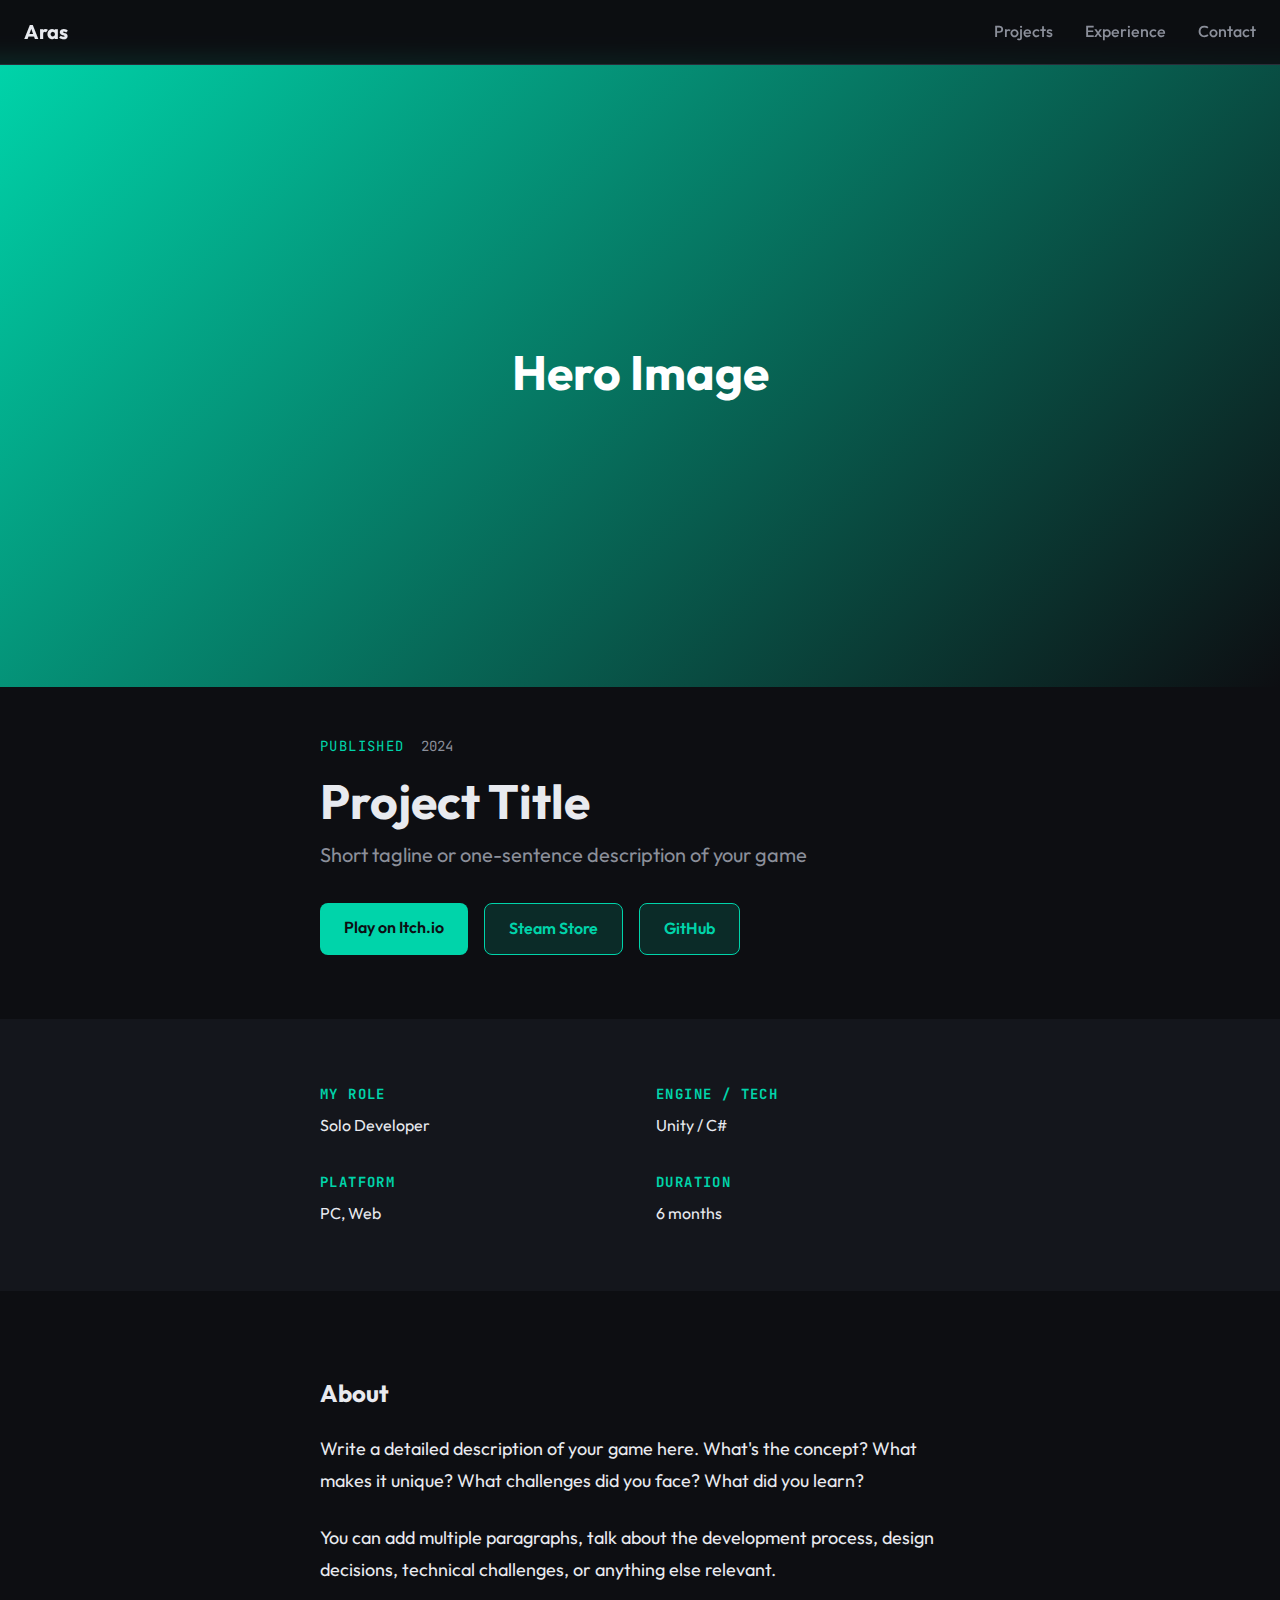
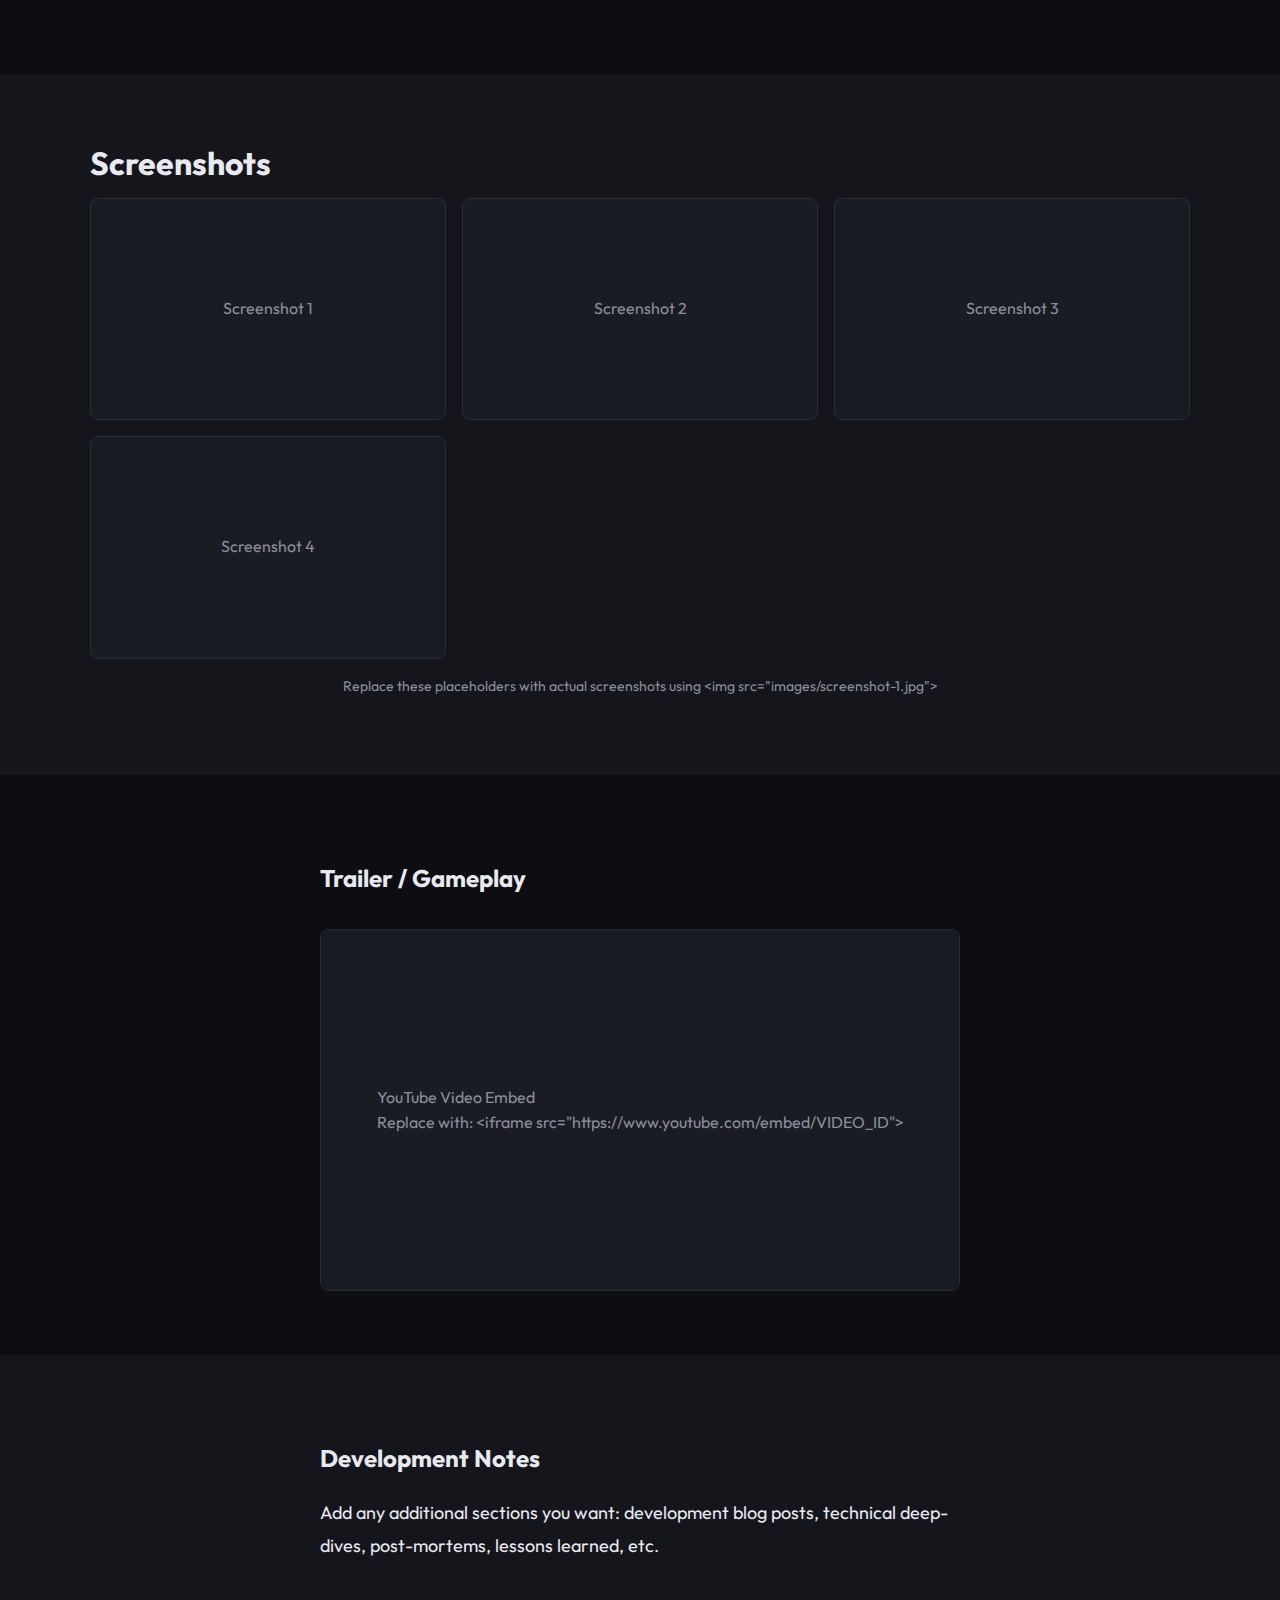
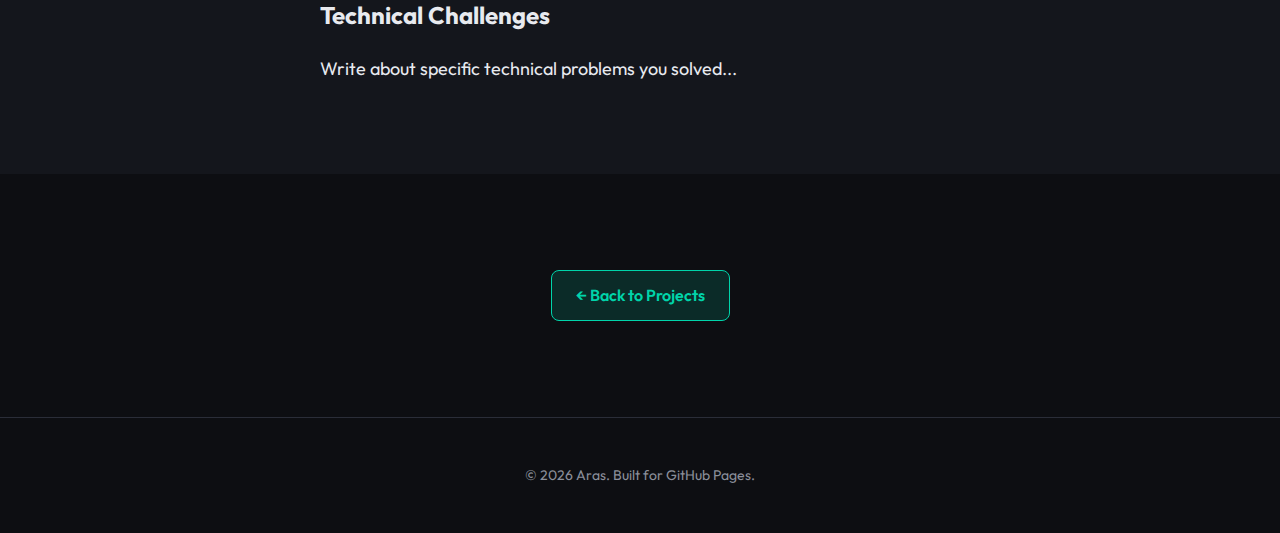
<file: project-1.html>
<!DOCTYPE html>
<html lang="en">
<head>
  <meta charset="UTF-8">
  <meta name="viewport" content="width=device-width, initial-scale=1.0">
  <title>Project Title — Aras</title>
  <meta name="description" content="Project description">
  <link rel="stylesheet" href="css/style.css">
  <link rel="preconnect" href="https://fonts.googleapis.com">
  <link rel="preconnect" href="https://fonts.gstatic.com" crossorigin>
  <link href="https://fonts.googleapis.com/css2?family=JetBrains+Mono:wght@400;600&family=Outfit:wght@400;500;600;700&display=swap" rel="stylesheet">
</head>
<body>
  <header class="header">
    <nav class="nav" aria-label="Main">
      <a href="index.html" class="nav-logo">Aras</a>
      <ul class="nav-links">
        <li><a href="index.html#projects">Projects</a></li>
        <li><a href="index.html#experience">Experience</a></li>
        <li><a href="index.html#contact">Contact</a></li>
      </ul>
      <button class="nav-toggle" aria-label="Toggle menu" aria-expanded="false">
        <span></span><span></span><span></span>
      </button>
    </nav>
  </header>

  <main>
    <!-- Hero Image/Video -->
    <section class="project-hero">
      <div class="project-hero-media">
        <!-- Option 1: Image -->
        <div style="width: 100%; height: 70vh; background: linear-gradient(135deg, #00d4aa 0%, #0d0e12 100%); display: flex; align-items: center; justify-content: center; color: white; font-size: 3rem; font-weight: 700;">Hero Image</div>
        
        <!-- Option 2: Video (uncomment and use instead of image) -->
        <!-- <video class="project-hero-video" autoplay muted loop playsinline>
          <source src="videos/project-trailer.mp4" type="video/mp4">
        </video> -->
        
        <!-- Option 3: YouTube embed (uncomment and use) -->
        <!-- <div class="project-hero-video-embed">
          <iframe src="https://www.youtube.com/embed/VIDEO_ID" frameborder="0" allow="accelerometer; autoplay; clipboard-write; encrypted-media; gyroscope; picture-in-picture" allowfullscreen></iframe>
        </div> -->
      </div>
    </section>

    <!-- Project Header -->
    <section class="section project-header">
      <div class="container container-narrow">
        <div class="project-meta">
          <span class="project-tag">Published</span>
          <span class="project-year">2024</span>
        </div>
        <h1 class="project-title">Project Title</h1>
        <p class="project-subtitle">Short tagline or one-sentence description of your game</p>
        <div class="project-links-header">
          <a href="#" target="_blank" rel="noopener" class="btn btn-primary">Play on Itch.io</a>
          <a href="#" target="_blank" rel="noopener" class="btn btn-ghost">Steam Store</a>
          <a href="#" target="_blank" rel="noopener" class="btn btn-ghost">GitHub</a>
        </div>
      </div>
    </section>

    <!-- Project Info -->
    <section class="section section-alt">
      <div class="container container-narrow">
        <div class="project-info-grid">
          <div>
            <h3>My Role</h3>
            <p>Solo Developer</p>
          </div>
          <div>
            <h3>Engine / Tech</h3>
            <p>Unity / C#</p>
          </div>
          <div>
            <h3>Platform</h3>
            <p>PC, Web</p>
          </div>
          <div>
            <h3>Duration</h3>
            <p>6 months</p>
          </div>
        </div>
      </div>
    </section>

    <!-- Project Description -->
    <section class="section">
      <div class="container container-narrow">
        <h2>About</h2>
        <div class="project-content">
          <p>
            Write a detailed description of your game here. What's the concept? 
            What makes it unique? What challenges did you face? What did you learn?
          </p>
          <p>
            You can add multiple paragraphs, talk about the development process,
            design decisions, technical challenges, or anything else relevant.
          </p>
        </div>
      </div>
    </section>

    <!-- Screenshots/Gallery -->
    <section class="section section-alt">
      <div class="container">
        <h2 class="section-title">Screenshots</h2>
        <div class="project-gallery">
          <div style="aspect-ratio: 16/10; background: var(--surface); border: 1px solid var(--border); border-radius: 8px; display: flex; align-items: center; justify-content: center; color: var(--text-muted);">Screenshot 1</div>
          <div style="aspect-ratio: 16/10; background: var(--surface); border: 1px solid var(--border); border-radius: 8px; display: flex; align-items: center; justify-content: center; color: var(--text-muted);">Screenshot 2</div>
          <div style="aspect-ratio: 16/10; background: var(--surface); border: 1px solid var(--border); border-radius: 8px; display: flex; align-items: center; justify-content: center; color: var(--text-muted);">Screenshot 3</div>
          <div style="aspect-ratio: 16/10; background: var(--surface); border: 1px solid var(--border); border-radius: 8px; display: flex; align-items: center; justify-content: center; color: var(--text-muted);">Screenshot 4</div>
        </div>
        <p style="text-align: center; margin-top: 1rem; color: var(--text-muted); font-size: 0.875rem;">
          Replace these placeholders with actual screenshots using &lt;img src="images/screenshot-1.jpg"&gt;
        </p>
      </div>
    </section>

    <!-- Video Section -->
    <section class="section">
      <div class="container container-narrow">
        <h2>Trailer / Gameplay</h2>
        <div class="project-video">
          <!-- Option 1: YouTube embed -->
          <div class="project-video-embed">
            <div style="position: absolute; top: 0; left: 0; width: 100%; height: 100%; display: flex; align-items: center; justify-content: center; background: var(--surface); color: var(--text-muted); border-radius: 8px;">
              YouTube Video Embed<br>
              Replace with: &lt;iframe src="https://www.youtube.com/embed/VIDEO_ID"&gt;
            </div>
          </div>
          
          <!-- Option 2: Self-hosted video (uncomment and use) -->
          <!-- <video class="project-video-player" controls>
            <source src="videos/gameplay.mp4" type="video/mp4">
          </video> -->
        </div>
      </div>
    </section>

    <!-- Additional Content -->
    <section class="section section-alt">
      <div class="container container-narrow">
        <h2>Development Notes</h2>
        <div class="project-content">
          <p>
            Add any additional sections you want: development blog posts, 
            technical deep-dives, post-mortems, lessons learned, etc.
          </p>
          <h3>Technical Challenges</h3>
          <p>Write about specific technical problems you solved...</p>
        </div>
      </div>
    </section>

    <!-- Back to Projects -->
    <section class="section">
      <div class="container container-narrow">
        <div class="project-back">
          <a href="index.html#projects" class="btn btn-ghost">← Back to Projects</a>
        </div>
      </div>
    </section>
  </main>

  <footer class="footer">
    <p>© <span id="year"></span> Aras. Built for GitHub Pages.</p>
  </footer>

  <script src="js/main.js"></script>
</body>
</html>
</file>
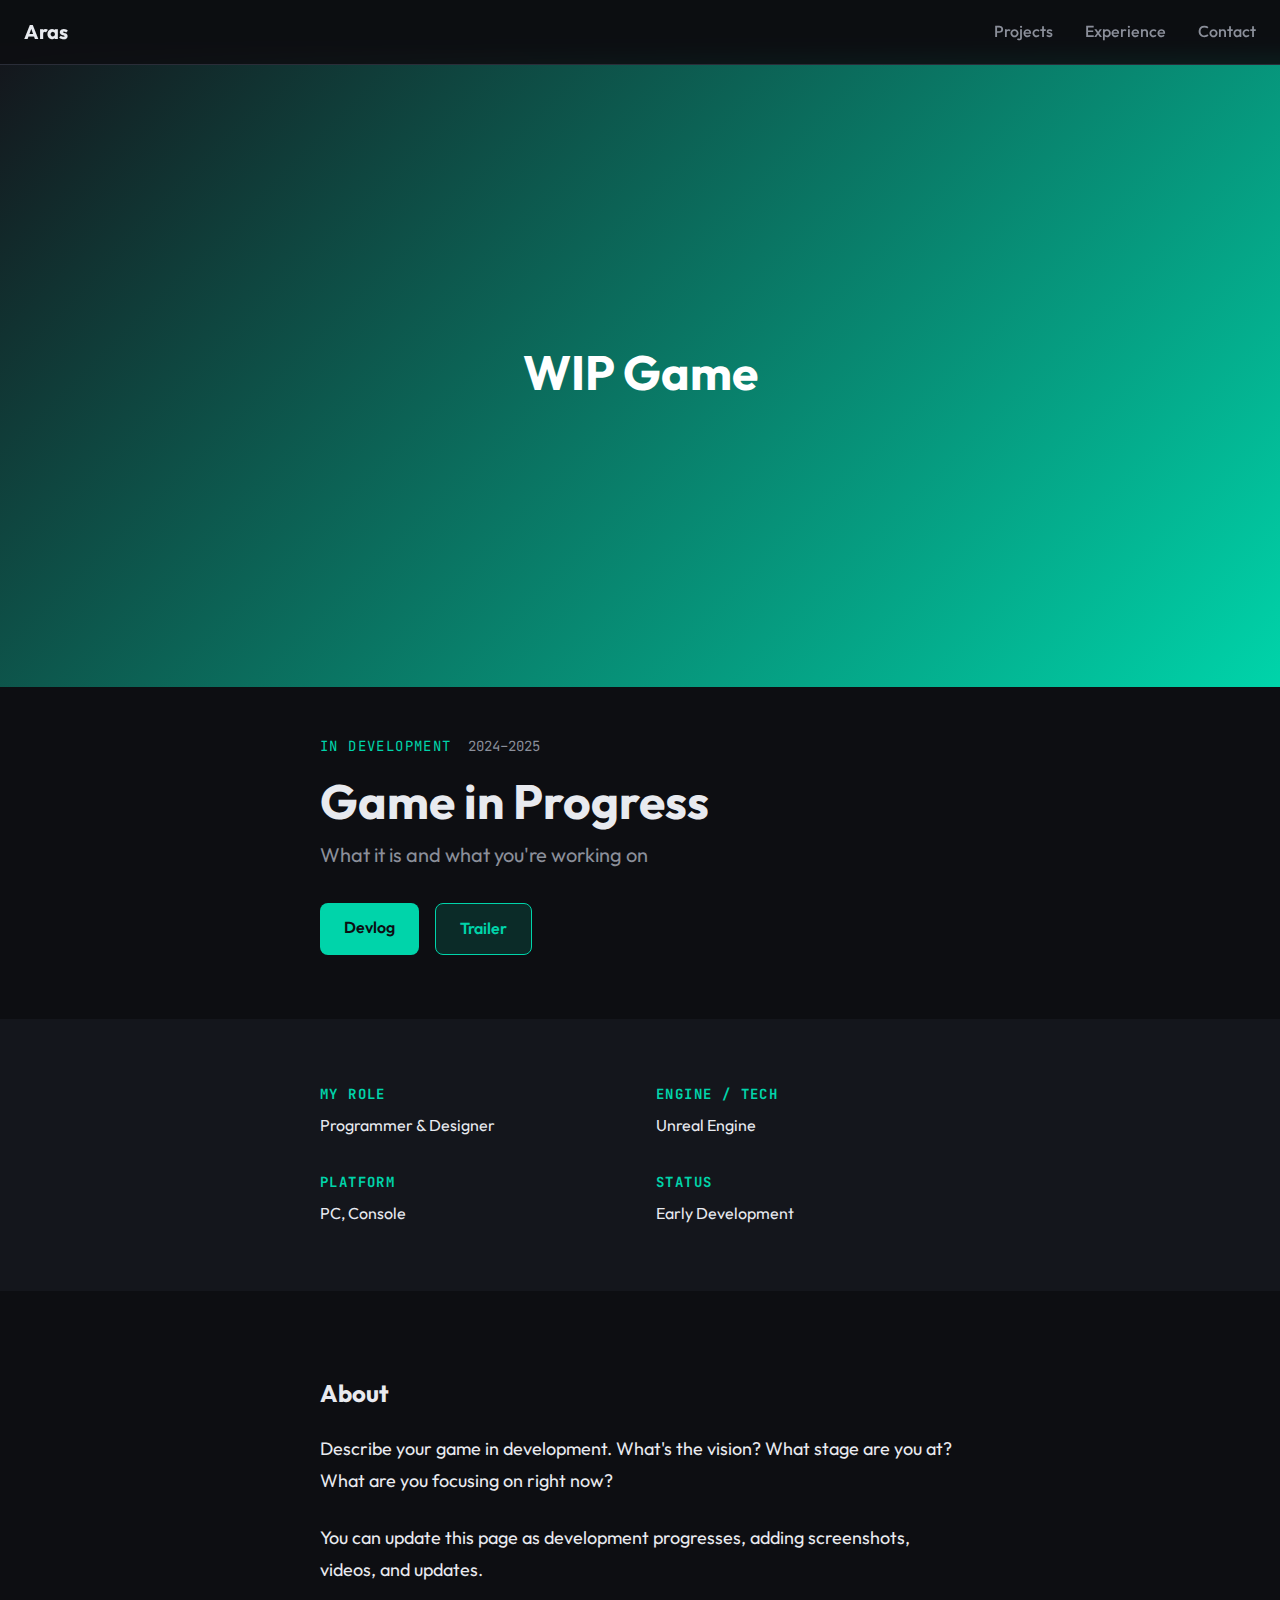
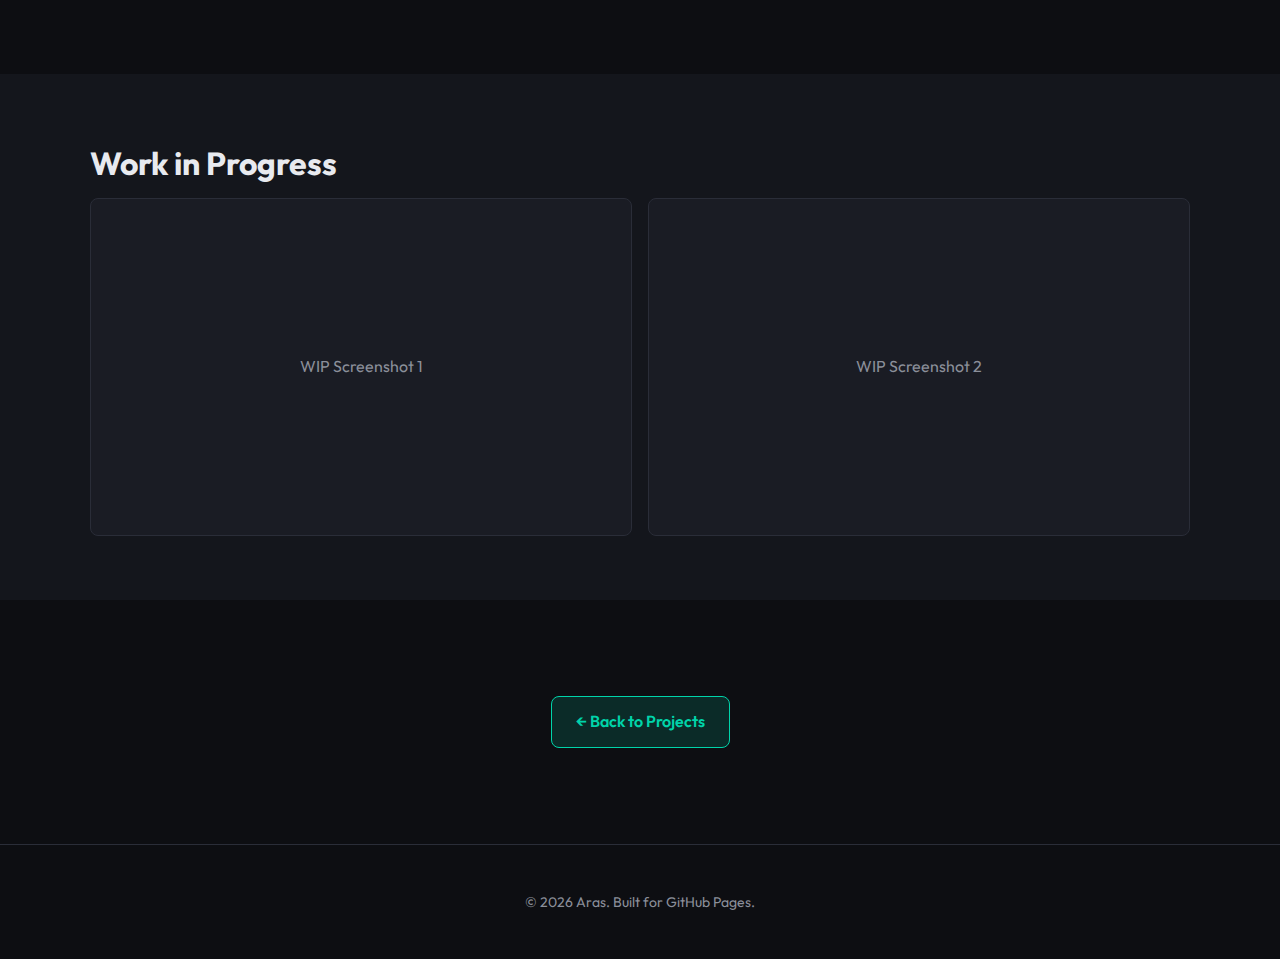
<file: project-2.html>
<!DOCTYPE html>
<html lang="en">
<head>
  <meta charset="UTF-8">
  <meta name="viewport" content="width=device-width, initial-scale=1.0">
  <title>Game in Progress — Aras</title>
  <meta name="description" content="Game currently in development">
  <link rel="stylesheet" href="css/style.css">
  <link rel="preconnect" href="https://fonts.googleapis.com">
  <link rel="preconnect" href="https://fonts.gstatic.com" crossorigin>
  <link href="https://fonts.googleapis.com/css2?family=JetBrains+Mono:wght@400;600&family=Outfit:wght@400;500;600;700&display=swap" rel="stylesheet">
</head>
<body>
  <header class="header">
    <nav class="nav" aria-label="Main">
      <a href="index.html" class="nav-logo">Aras</a>
      <ul class="nav-links">
        <li><a href="index.html#projects">Projects</a></li>
        <li><a href="index.html#experience">Experience</a></li>
        <li><a href="index.html#contact">Contact</a></li>
      </ul>
      <button class="nav-toggle" aria-label="Toggle menu" aria-expanded="false">
        <span></span><span></span><span></span>
      </button>
    </nav>
  </header>

  <main>
    <!-- Hero Image/Video -->
    <section class="project-hero">
      <div class="project-hero-media">
        <div style="width: 100%; height: 70vh; background: linear-gradient(135deg, #14161c 0%, #00d4aa 100%); display: flex; align-items: center; justify-content: center; color: white; font-size: 3rem; font-weight: 700;">WIP Game</div>
      </div>
    </section>

    <!-- Project Header -->
    <section class="section project-header">
      <div class="container container-narrow">
        <div class="project-meta">
          <span class="project-tag">In Development</span>
          <span class="project-year">2024–2025</span>
        </div>
        <h1 class="project-title">Game in Progress</h1>
        <p class="project-subtitle">What it is and what you're working on</p>
        <div class="project-links-header">
          <a href="#" target="_blank" rel="noopener" class="btn btn-primary">Devlog</a>
          <a href="#" target="_blank" rel="noopener" class="btn btn-ghost">Trailer</a>
        </div>
      </div>
    </section>

    <!-- Project Info -->
    <section class="section section-alt">
      <div class="container container-narrow">
        <div class="project-info-grid">
          <div>
            <h3>My Role</h3>
            <p>Programmer & Designer</p>
          </div>
          <div>
            <h3>Engine / Tech</h3>
            <p>Unreal Engine</p>
          </div>
          <div>
            <h3>Platform</h3>
            <p>PC, Console</p>
          </div>
          <div>
            <h3>Status</h3>
            <p>Early Development</p>
          </div>
        </div>
      </div>
    </section>

    <!-- Project Description -->
    <section class="section">
      <div class="container container-narrow">
        <h2>About</h2>
        <div class="project-content">
          <p>
            Describe your game in development. What's the vision? What stage are you at?
            What are you focusing on right now?
          </p>
          <p>
            You can update this page as development progresses, adding screenshots,
            videos, and updates.
          </p>
        </div>
      </div>
    </section>

    <!-- Screenshots/Gallery -->
    <section class="section section-alt">
      <div class="container">
        <h2 class="section-title">Work in Progress</h2>
        <div class="project-gallery">
          <div style="aspect-ratio: 16/10; background: var(--surface); border: 1px solid var(--border); border-radius: 8px; display: flex; align-items: center; justify-content: center; color: var(--text-muted);">WIP Screenshot 1</div>
          <div style="aspect-ratio: 16/10; background: var(--surface); border: 1px solid var(--border); border-radius: 8px; display: flex; align-items: center; justify-content: center; color: var(--text-muted);">WIP Screenshot 2</div>
        </div>
      </div>
    </section>

    <!-- Back to Projects -->
    <section class="section">
      <div class="container container-narrow">
        <div class="project-back">
          <a href="index.html#projects" class="btn btn-ghost">← Back to Projects</a>
        </div>
      </div>
    </section>
  </main>

  <footer class="footer">
    <p>© <span id="year"></span> Aras. Built for GitHub Pages.</p>
  </footer>

  <script src="js/main.js"></script>
</body>
</html>
</file>
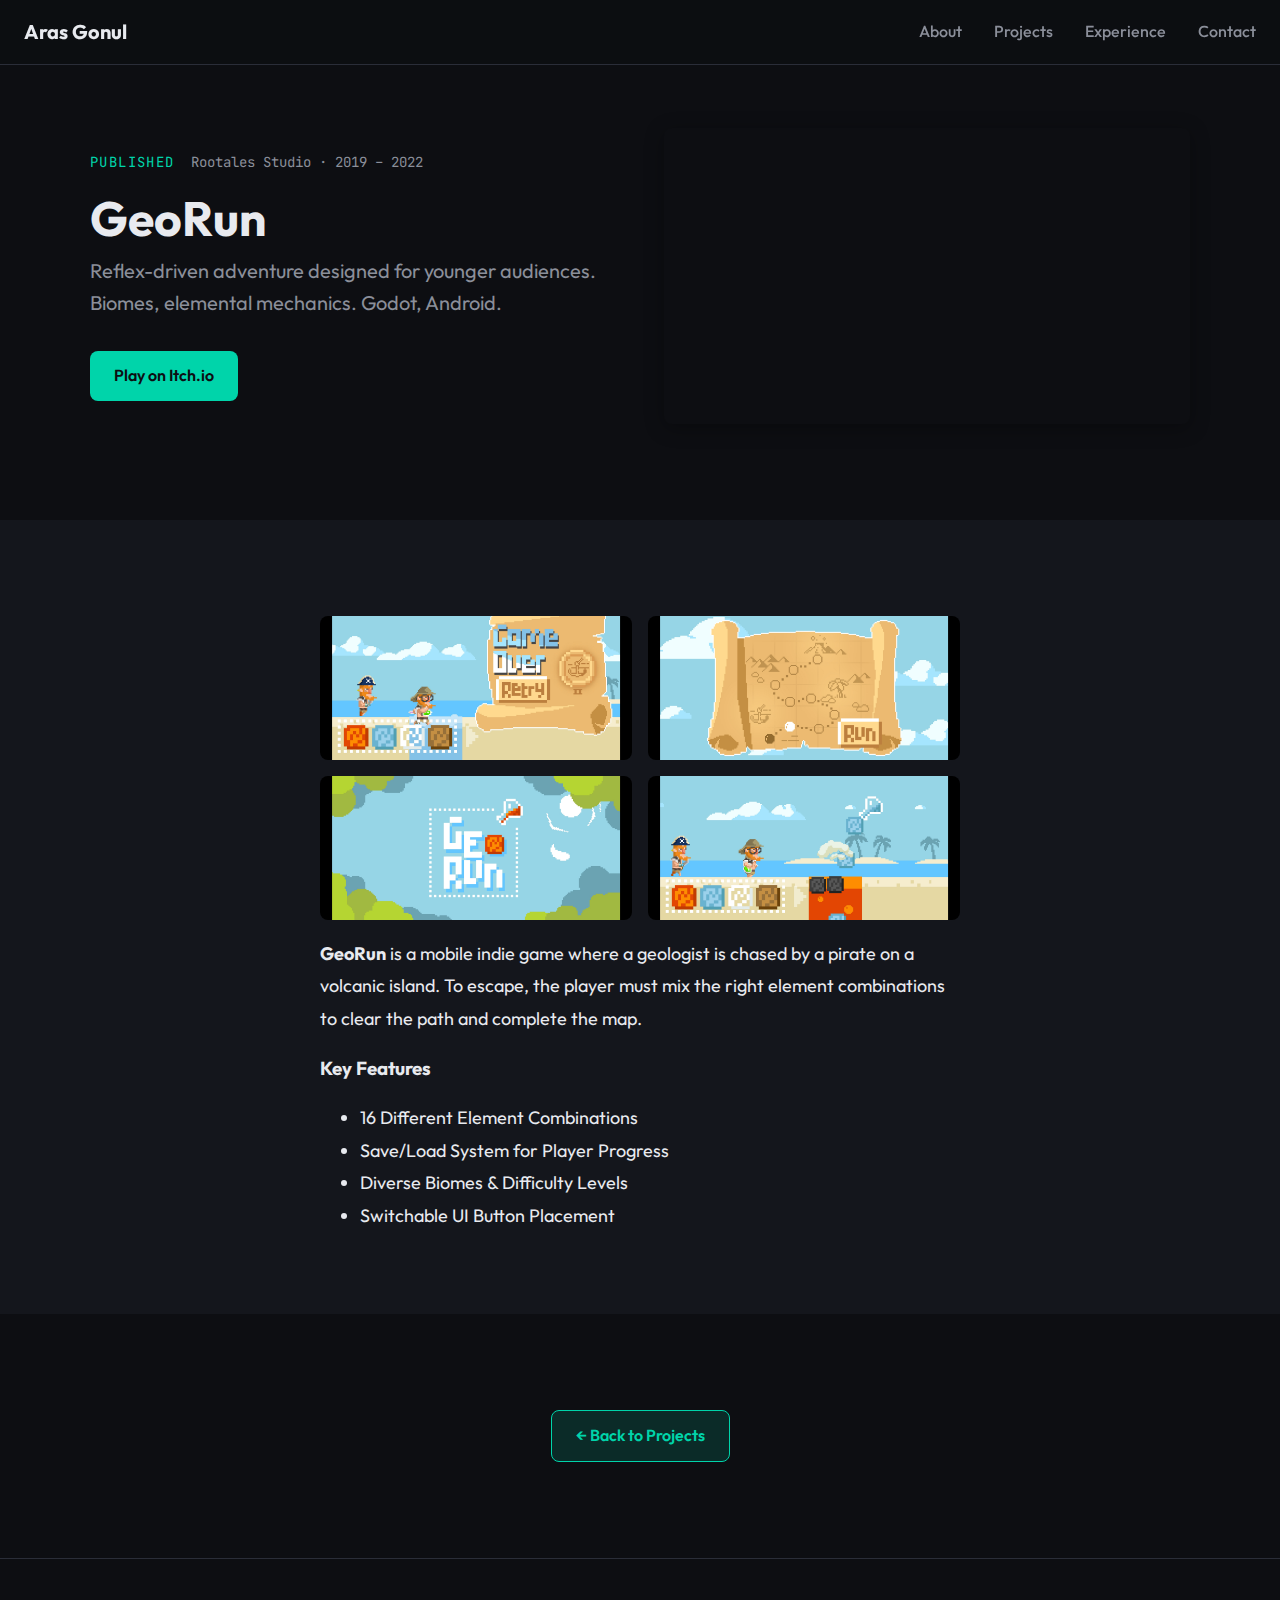
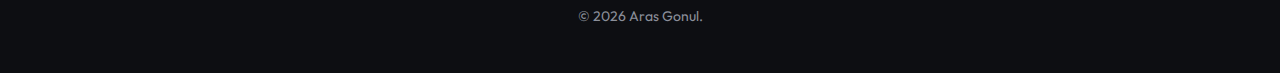
<file: project-georun.html>
<!DOCTYPE html>
<html lang="en">
<head>
  <meta charset="UTF-8">
  <meta name="viewport" content="width=device-width, initial-scale=1.0">
  <title>GeoRun — Aras Gonul</title>
  <meta name="description" content="Mobile adventure game. Godot, Android.">
  <link rel="stylesheet" href="css/style.css?v=2">
  <link rel="preconnect" href="https://fonts.googleapis.com">
  <link rel="preconnect" href="https://fonts.gstatic.com" crossorigin>
  <link href="https://fonts.googleapis.com/css2?family=JetBrains+Mono:wght@400;600&family=Outfit:wght@400;500;600;700&display=swap" rel="stylesheet">
</head>
<body>
  <header class="header">
    <nav class="nav" aria-label="Main">
      <a href="index.html" class="nav-logo">Aras Gonul</a>
      <ul class="nav-links">
        <li><a href="index.html#about">About</a></li>
        <li><a href="index.html#projects">Projects</a></li>
        <li><a href="index.html#experience">Experience</a></li>
        <li><a href="index.html#contact">Contact</a></li>
      </ul>
      <button class="nav-toggle" aria-label="Toggle menu" aria-expanded="false">
        <span></span><span></span><span></span>
      </button>
    </nav>
  </header>
  <main>
    <section class="section project-header" style="padding-top: 8rem;">
      <div class="container">
        <div class="project-split-layout">
          <div class="project-intro-left">
            <div class="project-meta">
              <span class="project-tag">Published</span>
              <span class="project-year">Rootales Studio · 2019 – 2022</span>
            </div>
            <h1 class="project-title">GeoRun</h1>
            <p class="project-subtitle">Reflex-driven adventure designed for younger audiences. Biomes, elemental mechanics. Godot, Android.</p>
            <div class="project-links-header">
              <a href="https://arasgonuldev.itch.io/georun" target="_blank" rel="noopener" class="btn btn-primary">Play on Itch.io</a>
            </div>
          </div>
          <div class="project-video-right">
            <iframe src="https://www.youtube.com/embed/IuAoBOl86jI" title="GeoRun Trailer" frameborder="0" allow="accelerometer; autoplay; clipboard-write; encrypted-media; gyroscope; picture-in-picture" allowfullscreen></iframe>
          </div>
        </div>
      </div>
    </section>
    <section class="section section-alt">
      <div class="container container-narrow">
        <div class="project-gallery" style="display: grid; grid-template-columns: repeat(auto-fit, minmax(300px, 1fr)); gap: 1rem; margin-top: 2rem;">
          <img src="images/georun/screenshot-1.jpg" alt="GeoRun Screenshot 1" style="width: 100%; border-radius: 8px;">
          <img src="images/georun/screenshot-2.jpg" alt="GeoRun Screenshot 2" style="width: 100%; border-radius: 8px;">
          <img src="images/georun/screenshot-3.jpg" alt="GeoRun Screenshot 3" style="width: 100%; border-radius: 8px;">
          <img src="images/georun/screenshot-4.jpg" alt="GeoRun Screenshot 4" style="width: 100%; border-radius: 8px;">
        </div>
        <p class="project-content">
          <strong>GeoRun</strong> is a mobile indie game where a geologist is chased by a pirate on a volcanic island. To escape, the player must mix the right element combinations to clear the path and complete the map.
        </p>

        <h3>Key Features</h3>
        <ul class="project-content">
          <li>16 Different Element Combinations</li>
          <li>Save/Load System for Player Progress</li>
          <li>Diverse Biomes & Difficulty Levels</li>
          <li>Switchable UI Button Placement</li>
        </ul>
      </div>
    </section>
    <section class="section">
      <div class="container container-narrow">
        <div class="project-back">
          <a href="index.html#projects" class="btn btn-ghost">← Back to Projects</a>
        </div>
      </div>
    </section>
  </main>
  <footer class="footer">
    <p>© <span id="year"></span> Aras Gonul.</p>
  </footer>
  <script src="js/main.js?v=2"></script>
</body>
</html>
</file>
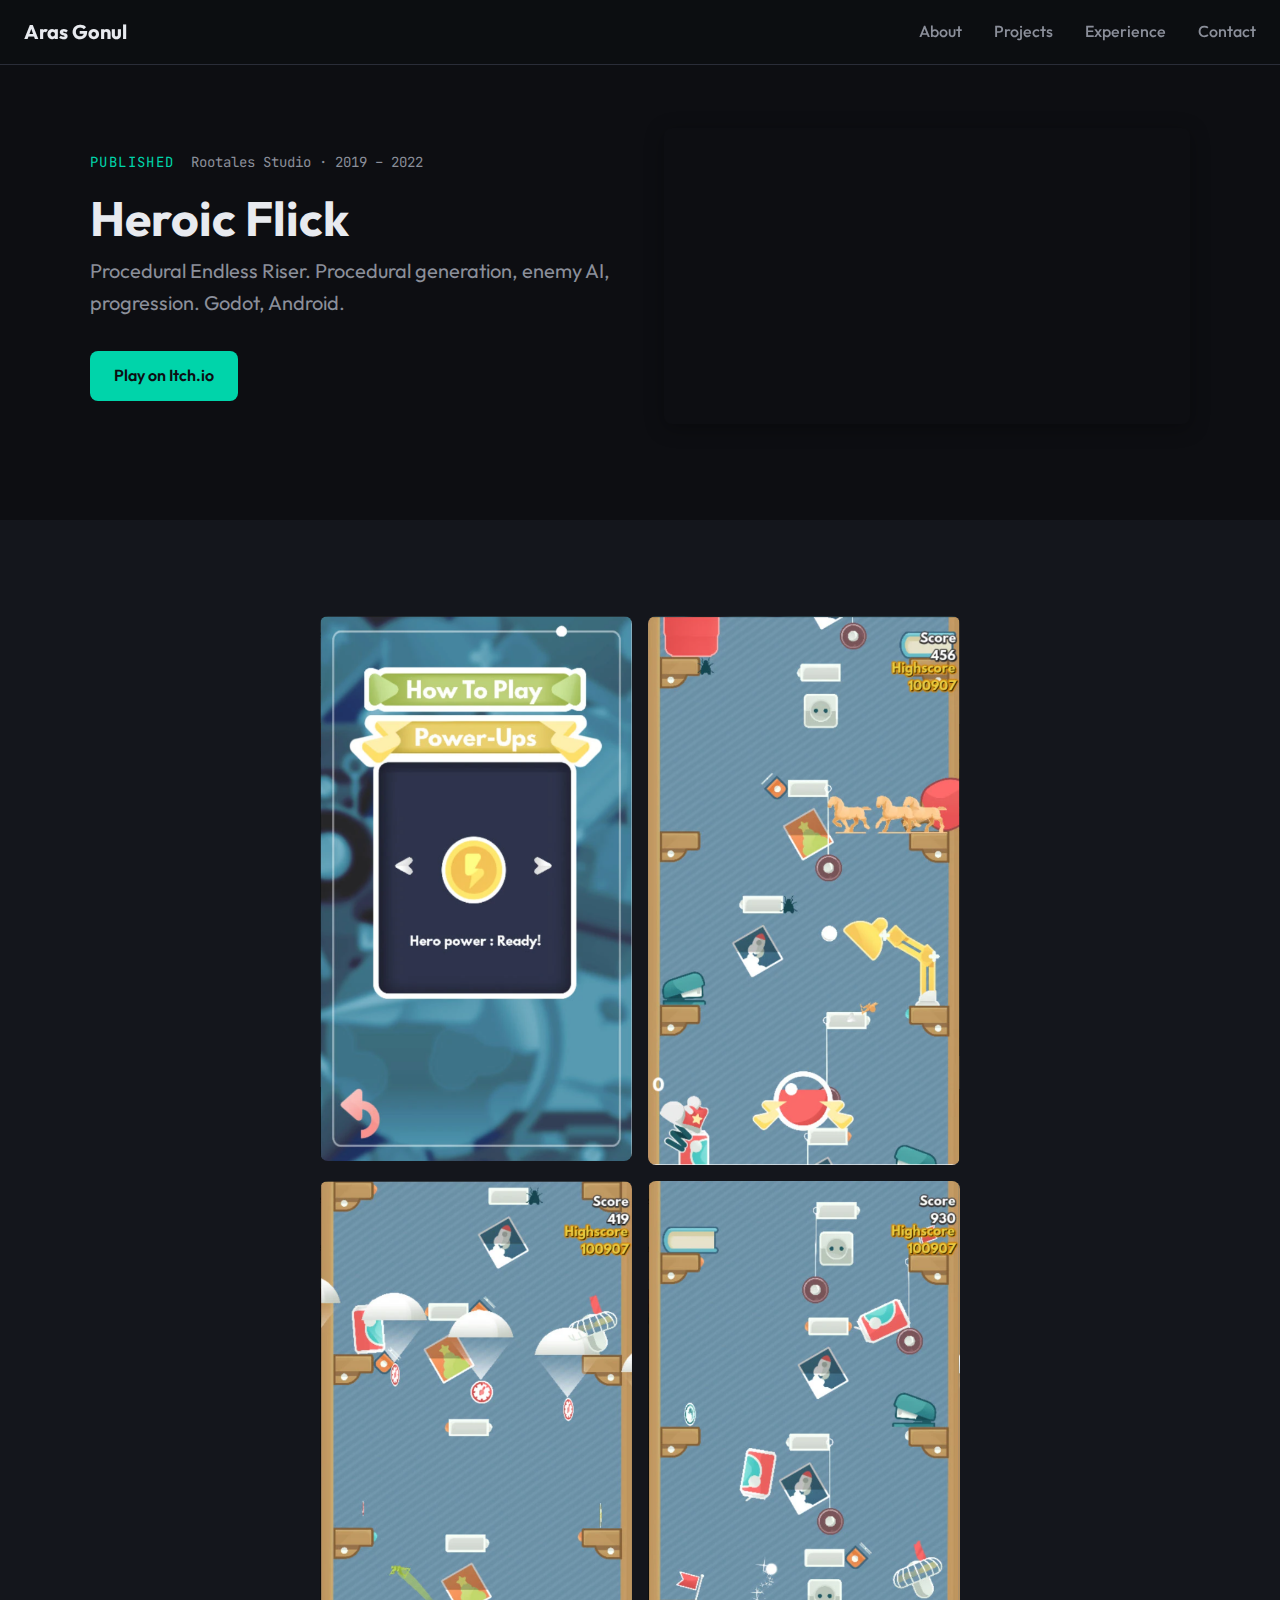
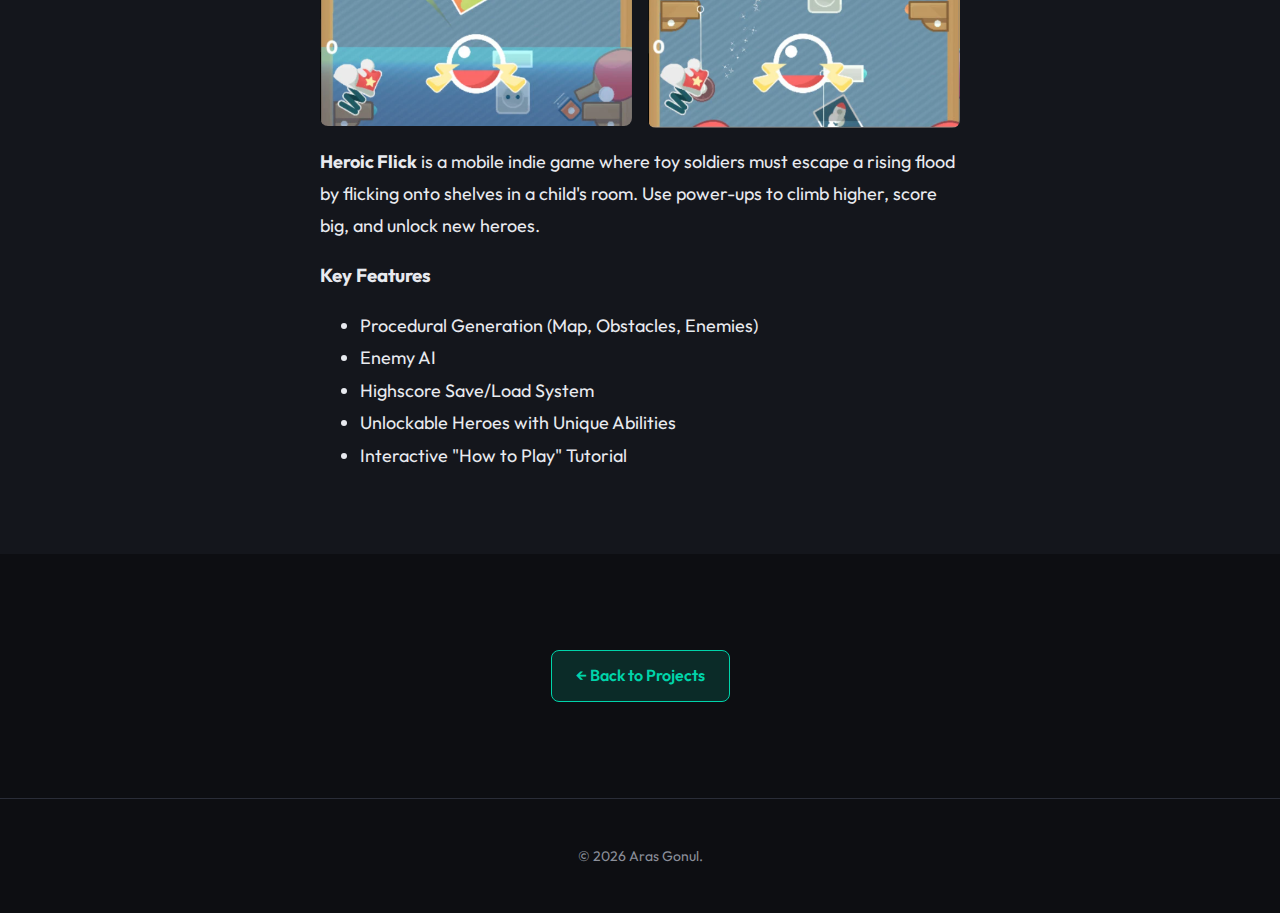
<file: project-heroic-flick.html>
<!DOCTYPE html>
<html lang="en">
<head>
  <meta charset="UTF-8">
  <meta name="viewport" content="width=device-width, initial-scale=1.0">
  <title>Heroic Flick — Aras Gonul</title>
  <meta name="description" content="Casual endless riser. Godot, Android.">
  <link rel="stylesheet" href="css/style.css?v=2">
  <link rel="preconnect" href="https://fonts.googleapis.com">
  <link rel="preconnect" href="https://fonts.gstatic.com" crossorigin>
  <link href="https://fonts.googleapis.com/css2?family=JetBrains+Mono:wght@400;600&family=Outfit:wght@400;500;600;700&display=swap" rel="stylesheet">
</head>
<body>
  <header class="header">
    <nav class="nav" aria-label="Main">
      <a href="index.html" class="nav-logo">Aras Gonul</a>
      <ul class="nav-links">
        <li><a href="index.html#about">About</a></li>
        <li><a href="index.html#projects">Projects</a></li>
        <li><a href="index.html#experience">Experience</a></li>
        <li><a href="index.html#contact">Contact</a></li>
      </ul>
      <button class="nav-toggle" aria-label="Toggle menu" aria-expanded="false">
        <span></span><span></span><span></span>
      </button>
    </nav>
  </header>
  <main>
    <section class="section project-header" style="padding-top: 8rem;">
      <div class="container">
        <div class="project-split-layout">
          <div class="project-intro-left">
            <div class="project-meta">
              <span class="project-tag">Published</span>
              <span class="project-year">Rootales Studio · 2019 – 2022</span>
            </div>
            <h1 class="project-title">Heroic Flick</h1>
            <p class="project-subtitle">Procedural Endless Riser. Procedural generation, enemy AI, progression. Godot, Android.</p>
            <div class="project-links-header">
              <a href="https://arasgonuldev.itch.io/heroicflick" target="_blank" rel="noopener" class="btn btn-primary">Play on Itch.io</a>
            </div>
          </div>
          <div class="project-video-right">
            <iframe src="https://www.youtube.com/embed/Dv_M6-jbjCw" title="Heroic Flick Trailer" frameborder="0" allow="accelerometer; autoplay; clipboard-write; encrypted-media; gyroscope; picture-in-picture" allowfullscreen></iframe>
          </div>
        </div>
      </div>
    </section>
    <section class="section section-alt">
      <div class="container container-narrow">
        <div class="project-gallery" style="display: grid; grid-template-columns: repeat(auto-fit, minmax(300px, 1fr)); gap: 1rem; margin-top: 2rem;">
          <img src="images/heroic-flick/flick1.png" alt="Gameplay Screenshot 1" style="width: 100%; border-radius: 8px;">
          <img src="images/heroic-flick/flick2.png" alt="Gameplay Screenshot 2" style="width: 100%; border-radius: 8px;">
          <img src="images/heroic-flick/flick3.png" alt="Gameplay Screenshot 3" style="width: 100%; border-radius: 8px;">
          <img src="images/heroic-flick/flick4.png" alt="Gameplay Screenshot 4" style="width: 100%; border-radius: 8px;">
        </div>
        <p class="project-content">
          <strong>Heroic Flick</strong> is a mobile indie game where toy soldiers must escape a rising flood by flicking onto shelves in a child's room. Use power-ups to climb higher, score big, and unlock new heroes.
        </p>

        <h3>Key Features</h3>
        <ul class="project-content">
          <li>Procedural Generation (Map, Obstacles, Enemies)</li>
          <li>Enemy AI</li>
          <li>Highscore Save/Load System</li>
          <li>Unlockable Heroes with Unique Abilities</li>
          <li>Interactive "How to Play" Tutorial</li>
        </ul>
      </div>
    </section>
    <section class="section">
      <div class="container container-narrow">
        <div class="project-back">
          <a href="index.html#projects" class="btn btn-ghost">← Back to Projects</a>
        </div>
      </div>
    </section>
  </main>
  <footer class="footer">
    <p>© <span id="year"></span> Aras Gonul.</p>
  </footer>
  <script src="js/main.js?v=2"></script>
</body>
</html>
</file>
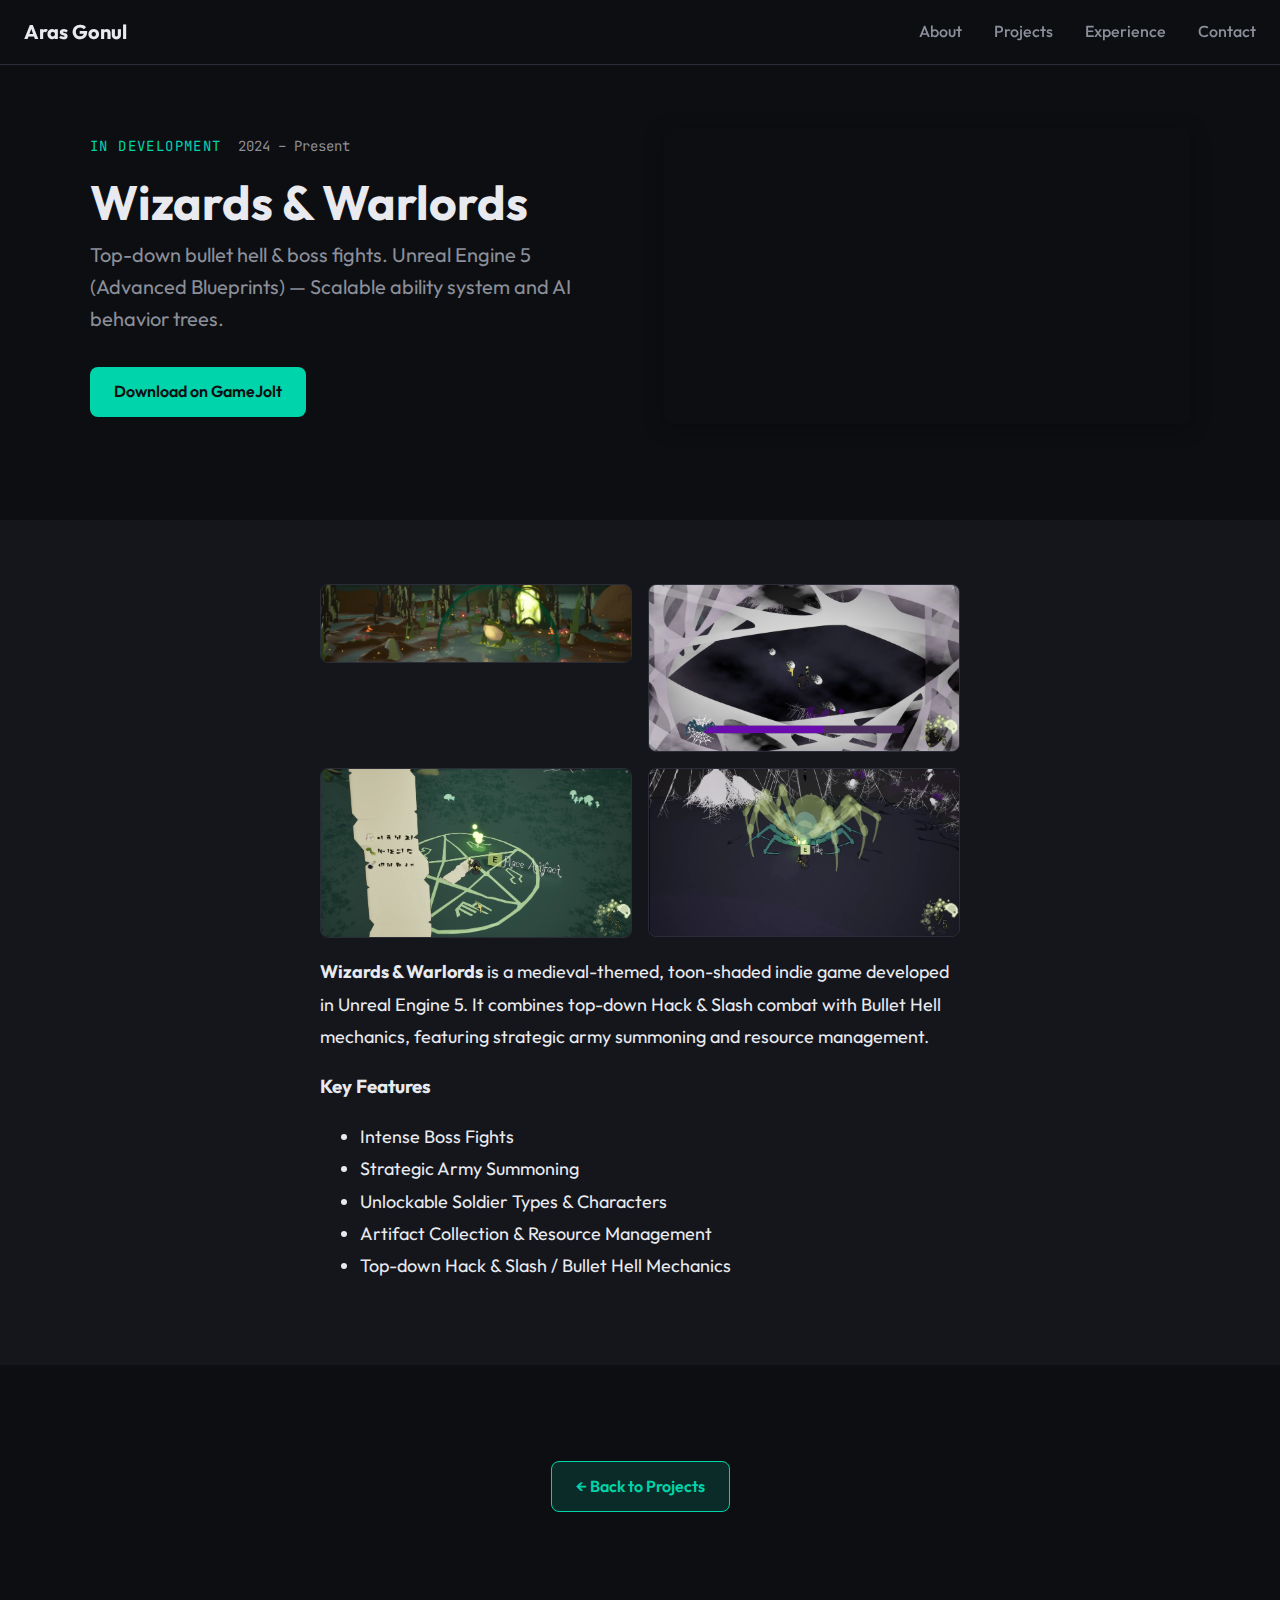
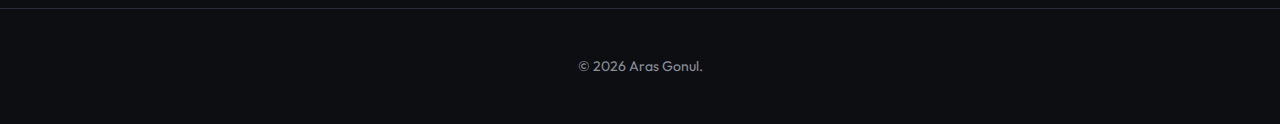
<file: project-wizards-warlords.html>
<!DOCTYPE html>
<html lang="en">
<head>
  <meta charset="UTF-8">
  <meta name="viewport" content="width=device-width, initial-scale=1.0">
  <title>Wizards & Warlords — Aras Gonul</title>
  <meta name="description" content="Top-down hack & slash / bullet hell. Unreal Engine.">
  <link rel="stylesheet" href="css/style.css?v=2">
  <link rel="preconnect" href="https://fonts.googleapis.com">
  <link rel="preconnect" href="https://fonts.gstatic.com" crossorigin>
  <link href="https://fonts.googleapis.com/css2?family=JetBrains+Mono:wght@400;600&family=Outfit:wght@400;500;600;700&display=swap" rel="stylesheet">
</head>
<body>
  <header class="header">
    <nav class="nav" aria-label="Main">
      <a href="index.html" class="nav-logo">Aras Gonul</a>
      <ul class="nav-links">
        <li><a href="index.html#about">About</a></li>
        <li><a href="index.html#projects">Projects</a></li>
        <li><a href="index.html#experience">Experience</a></li>
        <li><a href="index.html#contact">Contact</a></li>
      </ul>
      <button class="nav-toggle" aria-label="Toggle menu" aria-expanded="false">
        <span></span><span></span><span></span>
      </button>
    </nav>
  </header>
  <main>
    <section class="section project-header" style="padding-top: 8rem;">
      <div class="container">
        <div class="project-split-layout">
          
          <!-- Left: Intro -->
          <div class="project-intro-left">
            <div class="project-meta">
              <span class="project-tag">In Development</span>
              <span class="project-year">2024 – Present</span>
            </div>
            <h1 class="project-title">Wizards & Warlords</h1>
            <p class="project-subtitle">Top-down bullet hell & boss fights. Unreal Engine 5 (Advanced Blueprints) — Scalable ability system and AI behavior trees.</p>
            <div class="project-links-header">
              <a href="https://gamejolt.com/games/wizardsandwarlords/877705" id="gamejolt-link" class="btn btn-primary" target="_blank" rel="noopener">Download on GameJolt</a>
            </div>
          </div>

          <!-- Right: Video -->
          <div class="project-video-right">
            <iframe src="https://www.youtube.com/embed/Z9Pie6jkx28" title="Wizards & Warlords Trailer" frameborder="0" allow="accelerometer; autoplay; clipboard-write; encrypted-media; gyroscope; picture-in-picture" allowfullscreen></iframe>
          </div>

        </div>
      </div>
    </section>
    <section class="section section-alt">
      <div class="container container-narrow">
        <div class="project-gallery">
          <img src="images/wizards-warlords/wizards.png" alt="Wizards & Warlords Gameplay" class="project-gallery-image">
          <img src="images/wizards-warlords/wizards-2.png" alt="Wizards & Warlords Action" class="project-gallery-image">
          <img src="images/wizards-warlords/wizard3.png" alt="Wizards & Warlords Spellcasting" class="project-gallery-image">
          <img src="images/wizards-warlords/wizards-web.png" alt="Wizards & Warlords Interface" class="project-gallery-image">
        </div>
        <p class="project-content">
          <strong>Wizards & Warlords</strong> is a medieval-themed, toon-shaded indie game developed in Unreal Engine 5. It combines top-down Hack & Slash combat with Bullet Hell mechanics, featuring strategic army summoning and resource management.
        </p>
        
        <h3>Key Features</h3>
        <ul class="project-content">
          <li>Intense Boss Fights</li>
          <li>Strategic Army Summoning</li>
          <li>Unlockable Soldier Types & Characters</li>
          <li>Artifact Collection & Resource Management</li>
          <li>Top-down Hack & Slash / Bullet Hell Mechanics</li>
        </ul>
      </div>
    </section>
    <section class="section">
      <div class="container container-narrow">
        <div class="project-back">
          <a href="index.html#projects" class="btn btn-ghost">← Back to Projects</a>
        </div>
      </div>
    </section>
  </main>
  <footer class="footer">
    <p>© <span id="year"></span> Aras Gonul.</p>
  </footer>
  <script src="js/main.js?v=2"></script>
</body>
</html>
</file>
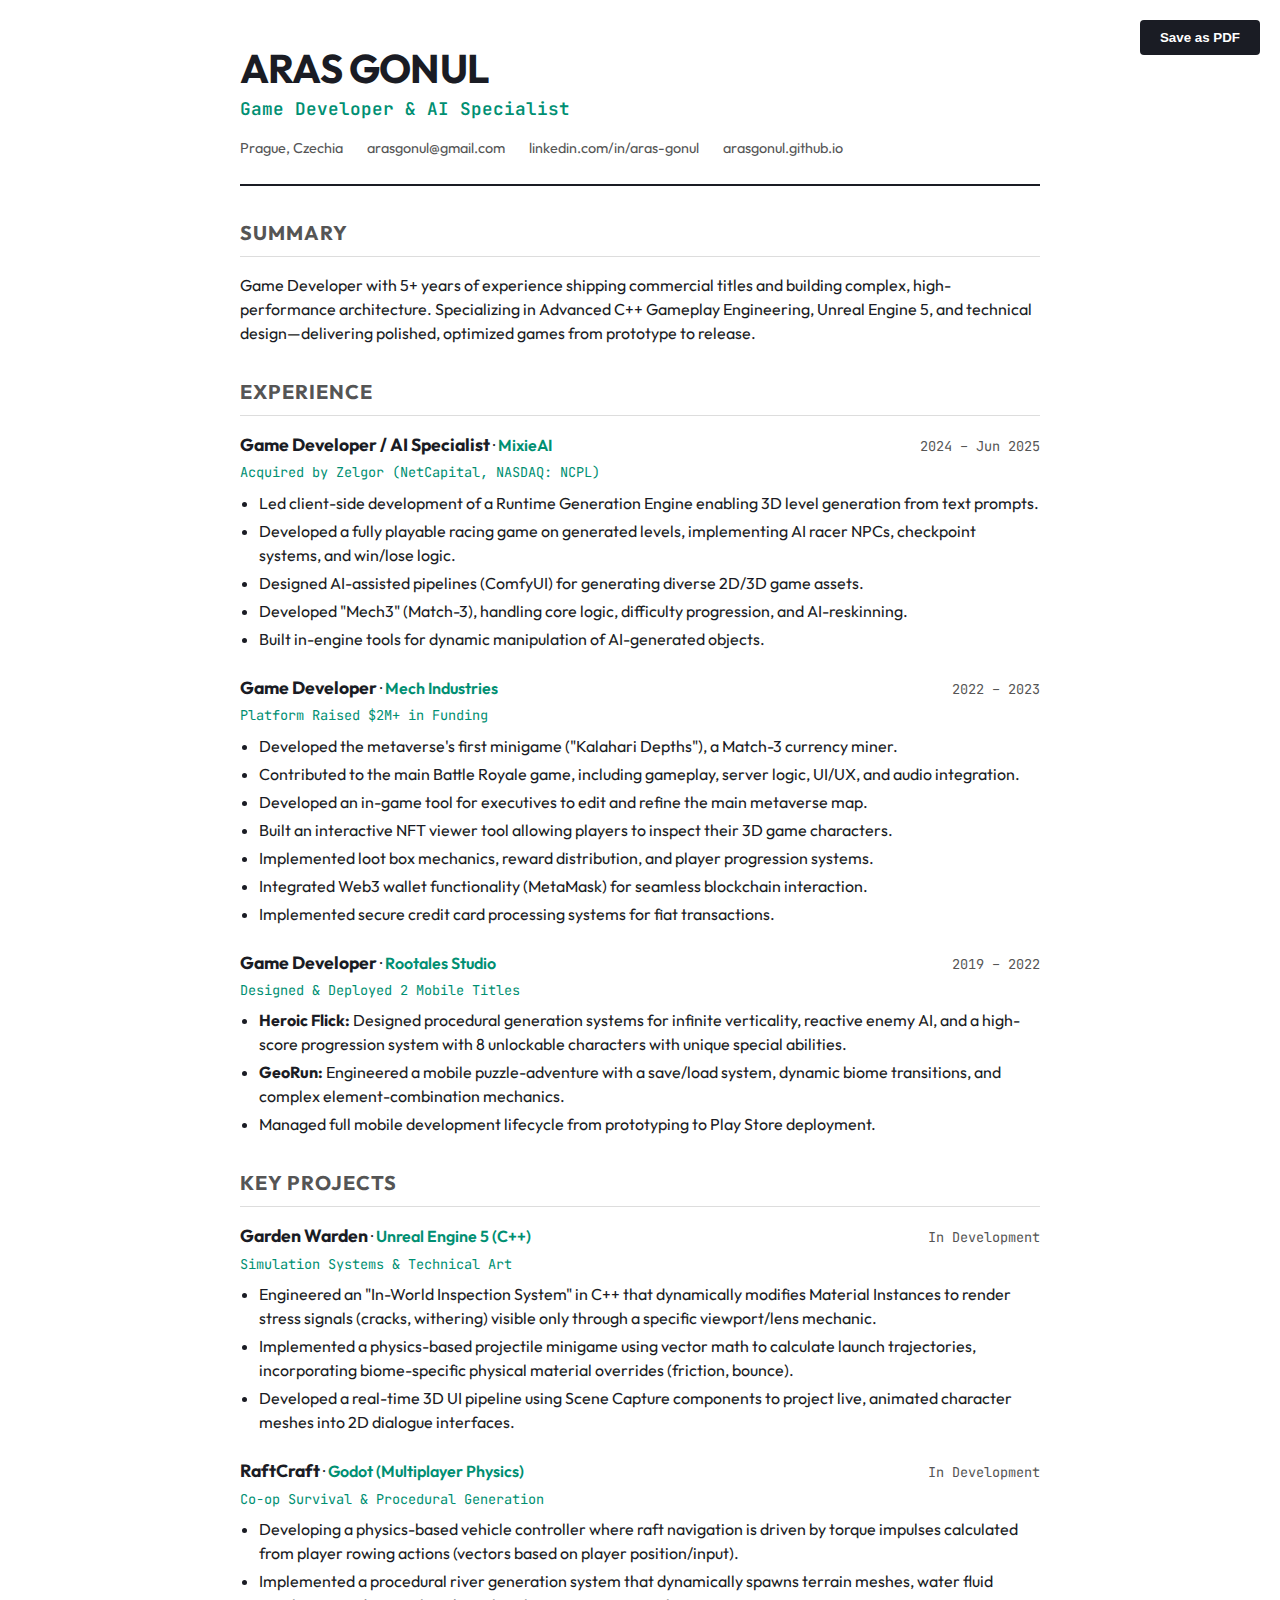
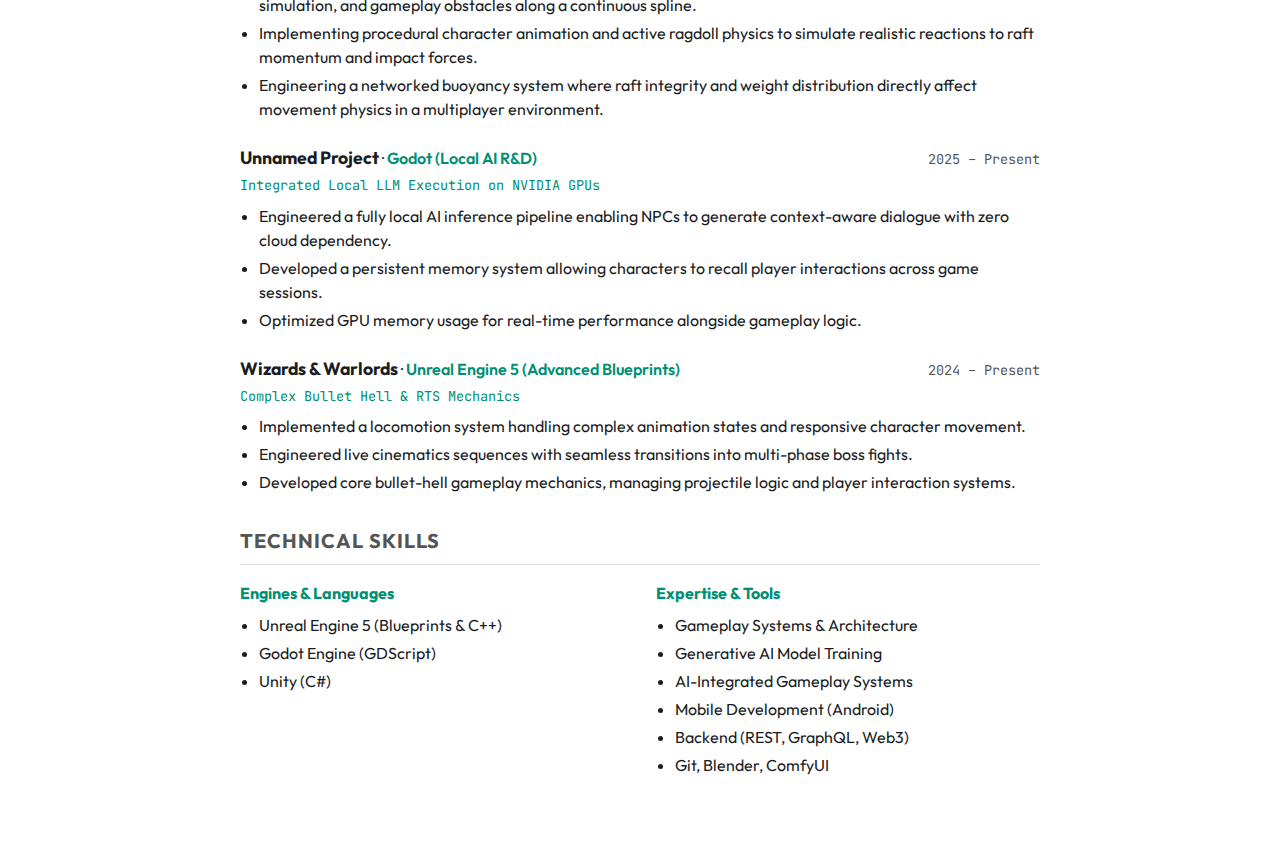
<file: resume.html>
<!DOCTYPE html>
<html lang="en">
<head>
  <meta charset="UTF-8">
  <meta name="viewport" content="width=device-width, initial-scale=1.0">
  <title>Resume — Aras Gonul</title>
  <link rel="preconnect" href="https://fonts.googleapis.com">
  <link rel="preconnect" href="https://fonts.gstatic.com" crossorigin>
  <link href="https://fonts.googleapis.com/css2?family=JetBrains+Mono:wght@400;600&family=Outfit:wght@400;500;600;700&display=swap" rel="stylesheet">
  <style>
    :root {
      --bg: #ffffff;
      --text: #1a1c24;
      --text-muted: #555;
      --accent: #008f72; /* Darker teal for print readability */
      --border: #ddd;
    }
    body {
      font-family: "Outfit", sans-serif;
      line-height: 1.5;
      color: var(--text);
      max-width: 800px;
      margin: 0 auto;
      padding: 3rem 1.5rem;
    }
    @media print {
      body { padding: 0; max-width: 100%; }
      .no-print { display: none !important; }
      a { text-decoration: none; color: black; }
    }
    
    header { border-bottom: 2px solid var(--text); padding-bottom: 1.5rem; margin-bottom: 2rem; }
    h1 { margin: 0; font-size: 2.5rem; line-height: 1; text-transform: uppercase; letter-spacing: -0.02em; }
    .subtitle { font-family: "JetBrains Mono", monospace; color: var(--accent); font-size: 1.1rem; margin-top: 0.5rem; font-weight: 600; }
    .contact-info { margin-top: 1rem; font-size: 0.9rem; color: var(--text-muted); display: flex; gap: 1.5rem; flex-wrap: wrap; }
    
    section { margin-bottom: 2rem; }
    h2 { font-size: 1.25rem; text-transform: uppercase; border-bottom: 1px solid var(--border); padding-bottom: 0.5rem; margin-bottom: 1rem; letter-spacing: 0.05em; color: var(--text-muted); }
    
    .job { margin-bottom: 1.5rem; }
    .job-header { display: flex; justify-content: space-between; align-items: baseline; margin-bottom: 0.25rem; }
    .job-title { font-weight: 700; font-size: 1.1rem; }
    .job-company { font-weight: 600; color: var(--accent); }
    .job-date { font-family: "JetBrains Mono", monospace; font-size: 0.85rem; color: var(--text-muted); }
    .job-impact { font-family: "JetBrains Mono", monospace; font-size: 0.85rem; color: var(--accent); margin-bottom: 0.5rem; display: block; }
    
    ul { margin: 0; padding-left: 1.2rem; }
    li { margin-bottom: 0.25rem; }
    
    .skills-grid { display: grid; grid-template-columns: 1fr 1fr; gap: 2rem; }
    .skill-category h3 { font-size: 1rem; margin: 0 0 0.5rem; color: var(--accent); }
    
    .print-btn {
      position: fixed; top: 20px; right: 20px;
      padding: 10px 20px; background: var(--text); color: white;
      border: none; border-radius: 4px; cursor: pointer; font-weight: 600;
    }
    .print-btn:hover { background: var(--accent); }
  </style>
</head>
<body>

  <button class="print-btn no-print" onclick="window.print()">Save as PDF</button>

  <header>
    <h1>Aras Gonul</h1>
    <div class="subtitle">Game Developer & AI Specialist</div>
    <div class="contact-info">
      <span>Prague, Czechia</span>
      <span>arasgonul@gmail.com</span>
      <span>linkedin.com/in/aras-gonul</span>
      <span>arasgonul.github.io</span>
    </div>
  </header>

  <section>
    <h2>Summary</h2>
    <p>
      Game Developer with 5+ years of experience shipping commercial titles and building complex, high-performance architecture. 
      Specializing in Advanced C++ Gameplay Engineering, Unreal Engine 5, and technical design—delivering polished, optimized games from prototype to release.
    </p>
  </section>

  <section>
    <h2>Experience</h2>
    
    <div class="job">
      <div class="job-header">
        <div><span class="job-title">Game Developer / AI Specialist</span> · <span class="job-company">MixieAI</span></div>
        <span class="job-date">2024 – Jun 2025</span>
      </div>
      <span class="job-impact">Acquired by Zelgor (NetCapital, NASDAQ: NCPL)</span>
      <ul>
        <li>Led client-side development of a Runtime Generation Engine enabling 3D level generation from text prompts.</li>
        <li>Developed a fully playable racing game on generated levels, implementing AI racer NPCs, checkpoint systems, and win/lose logic.</li>
        <li>Designed AI-assisted pipelines (ComfyUI) for generating diverse 2D/3D game assets.</li>
        <li>Developed "Mech3" (Match-3), handling core logic, difficulty progression, and AI-reskinning.</li>
        <li>Built in-engine tools for dynamic manipulation of AI-generated objects.</li>
      </ul>
    </div>

    <div class="job">
      <div class="job-header">
        <div><span class="job-title">Game Developer</span> · <span class="job-company">Mech Industries</span></div>
        <span class="job-date">2022 – 2023</span>
      </div>
      <span class="job-impact">Platform Raised $2M+ in Funding</span>
      <ul>
        <li>Developed the metaverse's first minigame ("Kalahari Depths"), a Match-3 currency miner.</li>
        <li>Contributed to the main Battle Royale game, including gameplay, server logic, UI/UX, and audio integration.</li>
        <li>Developed an in-game tool for executives to edit and refine the main metaverse map.</li>
        <li>Built an interactive NFT viewer tool allowing players to inspect their 3D game characters.</li>
        <li>Implemented loot box mechanics, reward distribution, and player progression systems.</li>
        <li>Integrated Web3 wallet functionality (MetaMask) for seamless blockchain interaction.</li>
        <li>Implemented secure credit card processing systems for fiat transactions.</li>
      </ul>
    </div>

    <div class="job">
      <div class="job-header">
        <div><span class="job-title">Game Developer</span> · <span class="job-company">Rootales Studio</span></div>
        <span class="job-date">2019 – 2022</span>
      </div>
      <span class="job-impact">Designed & Deployed 2 Mobile Titles</span>
      <ul>
        <li><strong>Heroic Flick:</strong> Designed procedural generation systems for infinite verticality, reactive enemy AI, and a high-score progression system with 8 unlockable characters with unique special abilities.</li>
        <li><strong>GeoRun:</strong> Engineered a mobile puzzle-adventure with a save/load system, dynamic biome transitions, and complex element-combination mechanics.</li>
        <li>Managed full mobile development lifecycle from prototyping to Play Store deployment.</li>
      </ul>
    </div>
  </section>

  <section>
    <h2>Key Projects</h2>

    <div class="job">
      <div class="job-header">
        <div><span class="job-title">Garden Warden</span> · <span class="job-company">Unreal Engine 5 (C++)</span></div>
        <span class="job-date">In Development</span>
      </div>
      <span class="job-impact">Simulation Systems & Technical Art</span>
      <ul>
        <li>Engineered an "In-World Inspection System" in C++ that dynamically modifies Material Instances to render stress signals (cracks, withering) visible only through a specific viewport/lens mechanic.</li>
        <li>Implemented a physics-based projectile minigame using vector math to calculate launch trajectories, incorporating biome-specific physical material overrides (friction, bounce).</li>
        <li>Developed a real-time 3D UI pipeline using Scene Capture components to project live, animated character meshes into 2D dialogue interfaces.</li>
      </ul>
    </div>
    
    <div class="job">
      <div class="job-header">
        <div><span class="job-title">RaftCraft</span> · <span class="job-company">Godot (Multiplayer Physics)</span></div>
        <span class="job-date">In Development</span>
      </div>
      <span class="job-impact">Co-op Survival & Procedural Generation</span>
      <ul>
        <li>Developing a physics-based vehicle controller where raft navigation is driven by torque impulses calculated from player rowing actions (vectors based on player position/input).</li>
        <li>Implemented a procedural river generation system that dynamically spawns terrain meshes, water fluid simulation, and gameplay obstacles along a continuous spline.</li>
        <li>Implementing procedural character animation and active ragdoll physics to simulate realistic reactions to raft momentum and impact forces.</li>
        <li>Engineering a networked buoyancy system where raft integrity and weight distribution directly affect movement physics in a multiplayer environment.</li>
      </ul>
    </div>

    <div class="job">
      <div class="job-header">
        <div><span class="job-title">Unnamed Project</span> · <span class="job-company">Godot (Local AI R&D)</span></div>
        <span class="job-date">2025 – Present</span>
      </div>
      <span class="job-impact">Integrated Local LLM Execution on NVIDIA GPUs</span>
      <ul>
        <li>Engineered a fully local AI inference pipeline enabling NPCs to generate context-aware dialogue with zero cloud dependency.</li>
        <li>Developed a persistent memory system allowing characters to recall player interactions across game sessions.</li>
        <li>Optimized GPU memory usage for real-time performance alongside gameplay logic.</li>
      </ul>
    </div>

    <div class="job">
      <div class="job-header">
        <div><span class="job-title">Wizards & Warlords</span> · <span class="job-company">Unreal Engine 5 (Advanced Blueprints)</span></div>
        <span class="job-date">2024 – Present</span>
      </div>
      <span class="job-impact">Complex Bullet Hell & RTS Mechanics</span>
      <ul>
        <li>Implemented a locomotion system handling complex animation states and responsive character movement.</li>
        <li>Engineered live cinematics sequences with seamless transitions into multi-phase boss fights.</li>
        <li>Developed core bullet-hell gameplay mechanics, managing projectile logic and player interaction systems.</li>
      </ul>
    </div>
  </section>

  <section>
    <h2>Technical Skills</h2>
    <div class="skills-grid">
      <div class="skill-category">
        <h3>Engines & Languages</h3>
        <ul>
          <li>Unreal Engine 5 (Blueprints & C++)</li>
          <li>Godot Engine (GDScript)</li>
          <li>Unity (C#)</li>
        </ul>
      </div>
      <div class="skill-category">
        <h3>Expertise & Tools</h3>
        <ul>
          <li>Gameplay Systems & Architecture</li>
          <li>Generative AI Model Training</li>
          <li>AI-Integrated Gameplay Systems</li>
          <li>Mobile Development (Android)</li>
          <li>Backend (REST, GraphQL, Web3)</li>
          <li>Git, Blender, ComfyUI</li>
        </ul>
      </div>
    </div>
  </section>


</body>
</html>
</file>
<file: css/style.css>
/* --- Variables --- */
:root {
  --bg: #0d0e12;
  --bg-alt: #14161c;
  --surface: #1a1c24;
  --text: #e8eaef;
  --text-muted: #8b8f9a;
  --accent: #00d4aa;
  --accent-dim: rgba(0, 212, 170, 0.15);
  --border: #2a2d38;
  --font-sans: "Outfit", system-ui, sans-serif;
  --font-mono: "JetBrains Mono", monospace;
}

/* --- Reset & base --- */
*, *::before, *::after { box-sizing: border-box; }
html { scroll-behavior: smooth; }
body {
  margin: 0;
  font-family: var(--font-sans);
  font-size: 1rem;
  line-height: 1.6;
  color: var(--text);
  background: var(--bg);
  -webkit-font-smoothing: antialiased;
}

a { color: var(--accent); text-decoration: none; }
a:hover { text-decoration: underline; }

/* --- Header --- */
.header {
  position: fixed;
  top: 0;
  left: 0;
  right: 0;
  z-index: 100;
  padding: 1rem 1.5rem;
  background: rgba(13, 14, 18, 0.85);
  backdrop-filter: blur(10px);
  border-bottom: 1px solid var(--border);
}

.nav {
  display: flex;
  align-items: center;
  justify-content: space-between;
  width: 100%;
  margin: 0;
}

.nav-logo {
  font-weight: 700;
  font-size: 1.25rem;
  color: var(--text);
}
.nav-logo:hover { text-decoration: none; color: var(--accent); }

.nav-links {
  display: flex;
  gap: 2rem;
  list-style: none;
  margin: 0;
  padding: 0;
}
.nav-links a {
  color: var(--text-muted);
  font-weight: 500;
}
.nav-links a:hover { color: var(--text); }

.nav-toggle {
  display: none;
  flex-direction: column;
  gap: 5px;
  background: none;
  border: none;
  cursor: pointer;
  padding: 4px;
}
.nav-toggle span {
  width: 22px;
  height: 2px;
  background: var(--text);
}

/* --- Hero --- */
.hero {
  border-bottom: 1px solid var(--border);
  min-height: 100vh;
  display: flex;
  align-items: center;
  padding: 6rem 1.5rem 4rem;
  overflow-x: hidden;
}

.hero-content {
  max-width: 620px;
  flex: 1.2;
  min-width: 0;
}

.hero-media {
  flex: 3;
  display: flex;
  justify-content: center;
  align-items: center;
  min-width: 0;
  overflow: visible; /* Kept visible for photo spread */
}

/* --- Hero Slideshow --- */
.hero-slideshow {
  position: relative;
  width: 100%;
  height: 550px; /* Increased height for bigger images */
  max-width: 100%; /* Allow full width of the column */
  margin: 0 auto;
  overflow: hidden;
  border-radius: 8px;
  box-shadow: 0 4px 20px rgba(0,0,0,0.4);
  background: transparent; /* Removed black background */
}

.slide {
  position: absolute;
  top: 0;
  left: 0;
  width: 100%;
  height: 100%;
  opacity: 0;
  transition: opacity 0.8s ease-in-out;
  display: flex;
  align-items: center;
  justify-content: center;
  pointer-events: none;
  background: transparent; /* Removed black background */
}

.slide.active {
  opacity: 1;
  z-index: 1;
  pointer-events: auto;
}

.slide img {
  width: 100%;
  height: 100%;
  object-fit: contain; /* Shows full image without cropping */
}

.slideshow-indicators {
  position: absolute;
  bottom: 15px;
  left: 50%;
  transform: translateX(-50%);
  display: flex;
  gap: 8px;
  z-index: 10;
  padding: 8px 12px;
  background: rgba(0, 0, 0, 0.3);
  border-radius: 20px;
  backdrop-filter: blur(4px);
}

.indicator {
  width: 10px;
  height: 10px;
  border-radius: 50%;
  border: 1px solid rgba(255, 255, 255, 0.5);
  background: rgba(255, 255, 255, 0.2);
  cursor: pointer;
  padding: 0;
  transition: all 0.3s ease;
}

.indicator:hover {
  background: rgba(255, 255, 255, 0.5);
}

.indicator.active {
  background: var(--accent);
  border-color: var(--accent);
  transform: scale(1.2);
}

.hero-label {
  font-family: var(--font-mono);
  font-size: 0.875rem;
  color: var(--accent);
  text-transform: uppercase;
  letter-spacing: 0.15em;
  margin-bottom: 0.5rem;
}

.hero h1 {
  font-size: clamp(2.5rem, 6vw, 3.5rem);
  font-weight: 700;
  line-height: 1.15;
  margin: 0 0 1rem;
}
.hero .highlight { color: var(--accent); }

.hero-tagline {
  font-size: 1.125rem;
  color: var(--text-muted);
  margin: 0 0 2rem;
  max-width: 520px;
}

.hero-cta {
  display: flex;
  flex-wrap: wrap;
  gap: 1rem;
}

.btn {
  display: inline-block;
  padding: 0.75rem 1.5rem;
  font-family: var(--font-sans);
  font-weight: 600;
  font-size: 1rem;
  border-radius: 8px;
  transition: background 0.2s, color 0.2s;
}
.btn-primary {
  background: var(--accent);
  color: var(--bg);
}
.btn-primary:hover { background: #00b894; text-decoration: none; }
.btn-ghost {
  background: var(--accent-dim);
  color: var(--accent);
  border: 1px solid var(--accent);
}
.btn-ghost:hover { background: rgba(0, 212, 170, 0.25); text-decoration: none; }

/* --- Sections --- */
.section {
  padding: 4rem 1.5rem;
}
.section-alt { background: var(--bg-alt); }

.container {
  max-width: 1100px;
  margin: 0 auto;
}
.container-narrow { max-width: 640px; }

.section-title {
  font-size: 2rem;
  font-weight: 700;
  margin: 0 0 0.5rem;
}
.section-subtitle {
  color: var(--text-muted);
  margin: 0 0 2.5rem;
}

/* --- Skills Grid --- */
.skills-grid {
  display: flex;
  justify-content: center; /* Center the items */
  gap: 4rem; /* More space between columns */
  margin-top: 2rem;
  flex-wrap: wrap;
}

.skill-category {
  flex: 0 1 auto; /* Don't stretch, just fit content */
  min-width: 200px;
}

/* --- Projects grid --- */
.projects-grid {
  display: grid;
  grid-template-columns: repeat(auto-fill, minmax(300px, 1fr));
  gap: 1.5rem;
}

.project-card {
  background: var(--surface);
  border: 1px solid var(--border);
  border-radius: 12px;
  overflow: hidden;
  transition: border-color 0.2s, transform 0.2s;
  display: flex;
  flex-direction: column;
  height: 100%;
}
.project-card:hover {
  border-color: var(--accent);
  transform: translateY(-2px);
}

.project-placeholder {
  aspect-ratio: 16/10;
  width: 100%;
  background: var(--bg-alt);
  display: flex;
  align-items: center;
  justify-content: center;
  color: var(--text-muted);
  font-family: var(--font-mono);
  font-size: 0.875rem;
  flex-shrink: 0;
}

.project-media {
  aspect-ratio: 16/10;
  width: 100%;
  background: var(--bg-alt);
  overflow: hidden;
  flex-shrink: 0;
}
.project-media img {
  width: 100%;
  height: 100%;
  object-fit: cover;
  object-position: center;
  display: block;
}
.project-card-more .project-placeholder { background: var(--accent-dim); color: var(--accent); }

.project-info {
  padding: 1.25rem;
  display: flex;
  flex-direction: column;
  flex: 1;
}
.project-info h3 {
  font-size: 1.125rem;
  margin: 0 0 0.5rem;
}
.project-info p {
  font-size: 0.9375rem;
  color: var(--text-muted);
  margin: 0 0 1rem;
}
.project-links {
  display: flex;
  gap: 1rem;
  font-size: 0.875rem;
  margin-top: auto;
}
.project-links a:hover { text-decoration: underline; }

/* --- Experience --- */
.experience-list {
  list-style: none;
  margin: 0;
  padding: 0;
  display: flex;
  flex-direction: column;
  gap: 0.5rem;
}

.experience-item {
  display: grid;
  grid-template-columns: 180px 320px 160px 1fr; /* Fixed columns for perfect alignment */
  gap: 1rem;
  align-items: baseline;
  padding: 1rem 1.25rem;
  background: var(--surface);
  border: 1px solid var(--border);
  border-radius: 8px;
}

.experience-item .experience-impact {
  margin-left: 0;
  text-align: right; /* Keep impact right-aligned within its column */
  white-space: normal; /* Allow wrapping */
  overflow: visible;
}

/* On smaller screens, stack them cleanly */
@media (max-width: 900px) {
  .experience-item {
    display: flex;
    flex-direction: column;
    gap: 0.25rem;
  }
  .experience-item .experience-impact {
    margin-top: 0.5rem;
    text-align: left;
    white-space: normal;
  }
}

.experience-company { font-weight: 600; }
.experience-role { color: var(--text-muted); }
.experience-period {
  font-family: var(--font-mono);
  font-size: 0.875rem;
  color: var(--text-muted);
}
.experience-impact {
  font-family: var(--font-mono);
  font-size: 0.8125rem;
  color: var(--accent);
}
.experience-impact-acquired {
  color: var(--accent);
}

/* --- Contact --- */
.contact-links {
  display: flex;
  flex-wrap: wrap;
  gap: 1rem 2rem;
}
.contact-link {
  font-size: 1.125rem;
  font-weight: 500;
  display: flex;
  align-items: center;
  gap: 0.5rem;
  transition: color 0.2s;
}
.contact-link:hover {
  color: var(--accent);
}
.contact-icon {
  width: 24px;
  height: 24px;
  fill: currentColor;
  flex-shrink: 0;
}

/* --- Footer --- */
.footer {
  padding: 2rem 1.5rem;
  text-align: center;
  color: var(--text-muted);
  font-size: 0.875rem;
  border-top: 1px solid var(--border);
}

/* --- Project Split Layout --- */
.project-split-layout {
  display: grid;
  grid-template-columns: 1fr 1fr;
  gap: 3rem;
  align-items: center;
  margin-bottom: 2rem;
}

.project-intro-left {
  display: flex;
  flex-direction: column;
  justify-content: center;
  text-align: left;
}

.project-video-right {
  width: 100%;
  aspect-ratio: 16/9;
  border-radius: 8px;
  overflow: hidden;
  box-shadow: 0 4px 20px rgba(0,0,0,0.3);
}

.project-video-right iframe,
.project-video-right img {
  width: 100%;
  height: 100%;
  border: 0;
  object-fit: cover;
}

@media (max-width: 900px) {
  .project-split-layout {
    grid-template-columns: 1fr;
    gap: 2rem;
  }
}
.project-hero {
  margin-top: 57px;
  width: 100%;
  max-height: 70vh;
  overflow: hidden;
  background: var(--bg-alt);
}

.project-hero-media {
  width: 100%;
  height: 100%;
}

.project-hero-image {
  width: 100%;
  height: 100%;
  object-fit: cover;
  display: block;
}

.project-hero-video {
  width: 100%;
  height: 100%;
  object-fit: cover;
  display: block;
}

.project-hero-video-embed {
  position: relative;
  padding-bottom: 56.25%; /* 16:9 */
  height: 0;
  overflow: hidden;
}
.project-hero-video-embed iframe {
  position: absolute;
  top: 0;
  left: 0;
  width: 100%;
  height: 100%;
}

.project-header {
  padding-top: 3rem;
}

.project-meta {
  display: flex;
  gap: 1rem;
  margin-bottom: 1rem;
  flex-wrap: wrap;
}
.project-meta .experience-impact {
  flex-basis: 100%;
  margin-top: 0.25rem;
}

.project-tag {
  font-family: var(--font-mono);
  font-size: 0.875rem;
  color: var(--accent);
  text-transform: uppercase;
  letter-spacing: 0.1em;
}

.project-year {
  font-family: var(--font-mono);
  font-size: 0.875rem;
  color: var(--text-muted);
}

.project-title {
  font-size: clamp(2rem, 5vw, 3rem);
  font-weight: 700;
  margin: 0 0 0.5rem;
  line-height: 1.2;
}

.project-subtitle {
  font-size: 1.25rem;
  color: var(--text-muted);
  margin: 0 0 2rem;
}

.project-links-header {
  display: flex;
  flex-wrap: wrap;
  gap: 1rem;
}

.project-info-grid {
  display: grid;
  grid-template-columns: repeat(auto-fit, minmax(200px, 1fr));
  gap: 2rem;
}

.project-info-grid h3 {
  font-size: 0.875rem;
  font-family: var(--font-mono);
  color: var(--accent);
  text-transform: uppercase;
  letter-spacing: 0.1em;
  margin: 0 0 0.5rem;
}

.project-info-grid p {
  margin: 0;
  color: var(--text);
}

.project-content {
  font-size: 1.125rem;
  line-height: 1.8;
}

.project-content h2 {
  font-size: 2rem;
  margin: 0 0 1.5rem;
}

.project-content h3 {
  font-size: 1.5rem;
  margin: 2rem 0 1rem;
}

.project-content p {
  margin: 0 0 1.5rem;
}

.project-gallery {
  display: grid;
  grid-template-columns: repeat(auto-fit, minmax(300px, 1fr));
  gap: 1rem;
}

.project-gallery-image {
  width: 100%;
  height: auto;
  border-radius: 8px;
  border: 1px solid var(--border);
  transition: transform 0.2s;
  cursor: pointer;
}

.project-gallery img {
  cursor: pointer;
}

.project-gallery-image:hover {
  transform: scale(1.02);
}

.project-video {
  margin-top: 2rem;
}

.project-video-embed {
  position: relative;
  padding-bottom: 56.25%; /* 16:9 */
  height: 0;
  overflow: hidden;
  border-radius: 8px;
  border: 1px solid var(--border);
}

.project-video-embed iframe {
  position: absolute;
  top: 0;
  left: 0;
  width: 100%;
  height: 100%;
}

.project-video-player {
  width: 100%;
  border-radius: 8px;
  border: 1px solid var(--border);
}

.project-back {
  text-align: center;
  padding: 2rem 0;
}

/* Make project cards clickable */
.project-card {
  cursor: pointer;
}
.project-card a {
  color: inherit;
}

/* --- Project Card WIP Styles --- */
.project-card.wip {
  border-color: #ffd700; /* Gold */
  position: relative;
}

.project-card.demo {
  border-color: #bf5af2; /* Purple */
  position: relative;
}

.project-card.ai {
  border-color: #00e5ff; /* Cyan */
  position: relative;
}

.project-card.mobile {
  border-color: #ff9f43; /* Orange */
  position: relative;
}

.project-card.crossplat {
  border-color: #2979ff; /* Tech Blue */
  position: relative;
}

.project-card.engine {
  border-color: #ff5252; /* Red */
  position: relative;
}

.wip-icon, .demo-icon, .ai-icon, .mobile-icon, .crossplat-icon, .engine-icon {
  position: absolute;
  top: 10px;
  width: 24px;
  height: 24px;
  z-index: 5;
  filter: drop-shadow(0 2px 4px rgba(0,0,0,0.8));
  transition: transform 0.5s ease;
}

.wip-icon, .demo-icon, .mobile-icon, .crossplat-icon, .engine-icon { right: 10px; }
.ai-icon { left: 10px; } /* Move AI icon to left */

.wip-icon { color: #ffd700; }
.demo-icon { color: #bf5af2; }
.ai-icon { color: #00e5ff; }
.mobile-icon { color: #ff9f43; }
.crossplat-icon { color: #2979ff; }
.engine-icon { color: #ff5252; }

/* Special style for dual WIP + AI card */
.project-card.wip.ai {
  border-width: 2px;
  border-style: solid;
  border-image: linear-gradient(to right, #00e5ff, #ffd700) 1;
  border-image: none;
  border-color: transparent;
  background: linear-gradient(var(--surface), var(--surface)) padding-box,
              linear-gradient(45deg, #00e5ff, #ffd700) border-box;
  border: 2px solid transparent;
  border-radius: 12px;
}

/* Special style for dual AI + Engine card */
.project-card.ai.engine {
  border-width: 2px;
  border-style: solid;
  border-image: none;
  border-color: transparent;
  background: linear-gradient(var(--surface), var(--surface)) padding-box,
              linear-gradient(45deg, #00e5ff, #ff5252) border-box;
  border: 2px solid transparent;
  border-radius: 12px;
}

.project-card.wip:hover .wip-icon,
.project-card.demo:hover .demo-icon,
.project-card.ai:hover .ai-icon,
.project-card.mobile:hover .mobile-icon,
.project-card.crossplat:hover .crossplat-icon,
.project-card.engine:hover .engine-icon {
  transform: rotate(15deg) scale(1.1);
}

.wip-overlay, .demo-overlay, .ai-overlay, .mobile-overlay, .crossplat-overlay, .engine-overlay {
  position: absolute;
  top: 0;
  left: 0;
  width: 100%;
  height: 100%;
  background: rgba(20, 20, 20, 0.85);
  display: flex;
  flex-direction: column;
  align-items: center;
  justify-content: center;
  gap: 1rem; /* Space between stacked tags */
  opacity: 0;
  transition: opacity 0.3s ease;
  pointer-events: none;
  z-index: 4;
  border-radius: 11px;
}

.project-card.wip:hover .wip-overlay,
.project-card.demo:hover .demo-overlay,
.project-card.ai:hover .ai-overlay,
.project-card.mobile:hover .mobile-overlay,
.project-card.crossplat:hover .crossplat-overlay,
.project-card.engine:hover .engine-overlay {
  opacity: 1;
}

.wip-text, .demo-text, .ai-text, .mobile-text, .crossplat-text, .engine-text {
  font-family: var(--font-mono);
  font-weight: 700;
  font-size: 1.25rem;
  text-transform: uppercase;
  letter-spacing: 0.1em;
  text-align: center;
  padding: 1rem;
  border: 2px solid;
  border-radius: 4px;
  background: rgba(0, 0, 0, 0.5);
  transform: translateY(10px);
  transition: transform 0.3s ease;
}

.wip-text { color: #ffd700; border-color: #ffd700; }
.demo-text { color: #bf5af2; border-color: #bf5af2; }
.ai-text { color: #00e5ff; border-color: #00e5ff; }
.mobile-text { color: #ff9f43; border-color: #ff9f43; }
.crossplat-text { color: #2979ff; border-color: #2979ff; }
.engine-text { color: #ff5252; border-color: #ff5252; }

.project-card.wip:hover .wip-text,
.project-card.demo:hover .demo-text,
.project-card.ai:hover .ai-text,
.project-card.mobile:hover .mobile-text,
.project-card.crossplat:hover .crossplat-text,
.project-card.engine:hover .engine-text {
  transform: translateY(0);
}

/* --- Lightbox --- */
.lightbox {
  position: fixed;
  top: 0;
  left: 0;
  width: 100%;
  height: 100%;
  background: rgba(0, 0, 0, 0.9);
  display: flex;
  align-items: center;
  justify-content: center;
  z-index: 1000;
  opacity: 0;
  pointer-events: none;
  transition: opacity 0.3s;
}
.lightbox.active {
  opacity: 1;
  pointer-events: auto;
}
.lightbox-content {
  max-width: 90%;
  max-height: 90%;
  border-radius: 4px;
  box-shadow: 0 0 20px rgba(0,0,0,0.5);
}
.lightbox-close {
  position: absolute;
  top: 20px;
  right: 20px;
  color: white;
  font-size: 2rem;
  cursor: pointer;
  background: none;
  border: none;
}

/* --- Slideshow Navigation --- */
.slide-nav {
  position: absolute;
  top: 50%;
  transform: translateY(-50%);
  background: rgba(0, 0, 0, 0.5);
  color: white;
  border: none;
  font-size: 1.5rem;
  padding: 10px 15px;
  cursor: pointer;
  opacity: 0;
  transition: opacity 0.3s ease, background 0.3s ease;
  z-index: 20;
}

.slide-nav:hover {
  background: rgba(0, 0, 0, 0.8);
}

.slide-nav.prev {
  left: 0;
  border-top-right-radius: 4px;
  border-bottom-right-radius: 4px;
}

.slide-nav.next {
  right: 0;
  border-top-left-radius: 4px;
  border-bottom-left-radius: 4px;
}

.hero-slideshow:hover .slide-nav {
  opacity: 1;
}

/* --- Lightbox Navigation --- */
.lightbox-nav {
  position: absolute;
  top: 50%;
  transform: translateY(-50%);
  background: none;
  color: rgba(255, 255, 255, 0.7);
  border: none;
  font-size: 3rem;
  padding: 20px;
  cursor: pointer;
  z-index: 1010;
  transition: color 0.3s ease;
}

.lightbox-nav:hover {
  color: white;
}

.lightbox-prev {
  left: 10px;
}

.lightbox-next {
  right: 10px;
}

/* --- Mobile menu --- */
@media (max-width: 700px) {
  .nav-links {
    position: fixed;
    top: 57px;
    left: 0;
    right: 0;
    background: var(--bg);
    flex-direction: column;
    padding: 1.5rem;
    gap: 1rem;
    border-bottom: 1px solid var(--border);
    transform: translateY(-100%);
    opacity: 0;
    pointer-events: none;
    transition: transform 0.25s, opacity 0.25s;
  }
  .nav-links.is-open {
    transform: translateY(0);
    opacity: 1;
    pointer-events: auto;
  }
  .nav-toggle { display: flex; }

  .hero {
    flex-direction: column;
    padding-top: 8rem; /* More space for fixed header */
    text-align: center;
  }

  .hero-content {
    max-width: 100%;
    margin-bottom: 2rem;
    flex: none;
  }

  .hero-tagline {
    margin-left: auto;
    margin-right: auto;
  }

  .hero-cta {
    justify-content: center;
  }

  .hero-media {
    width: 100%;
    flex: none;
  }
  
  .hero-slideshow {
    height: 300px; /* Smaller height for mobile */
  }
  
  .project-hero {
    max-height: 50vh;
  }
  
  .project-gallery {
    grid-template-columns: 1fr;
  }
}
</file>
